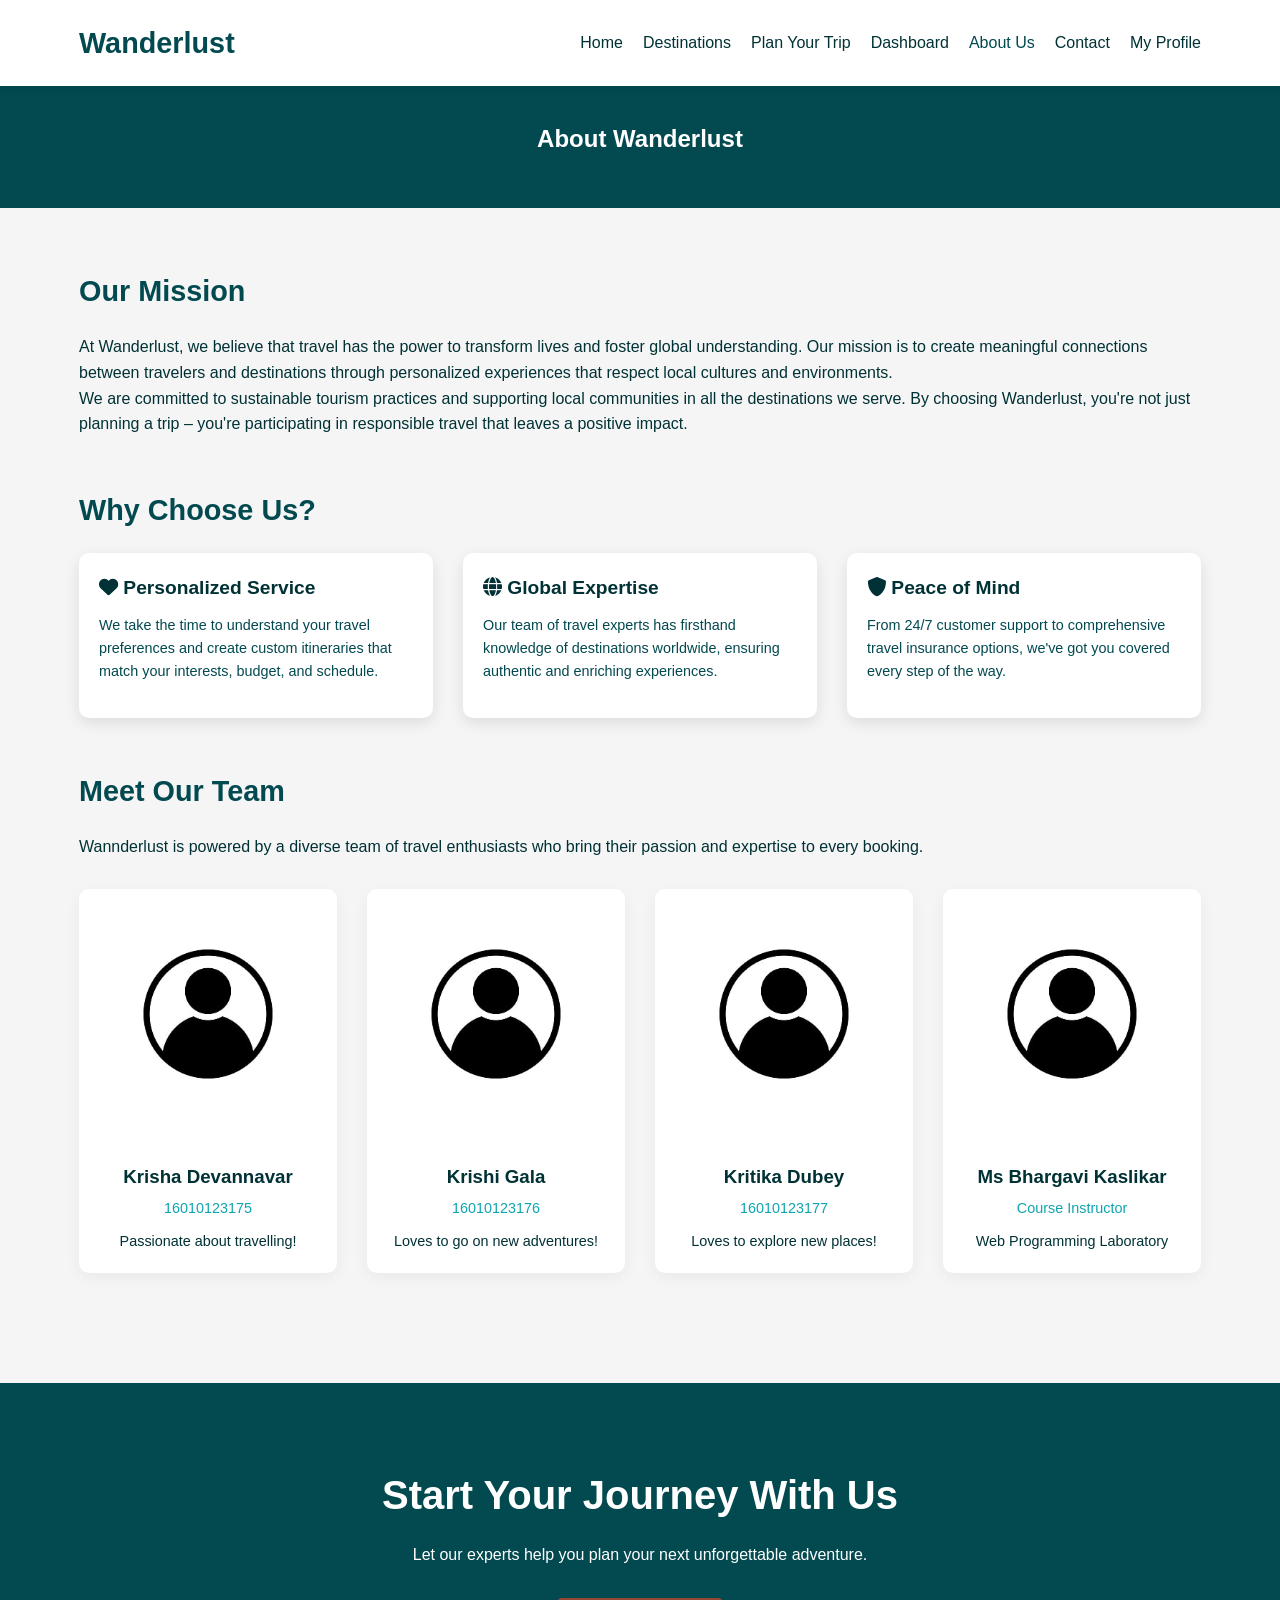
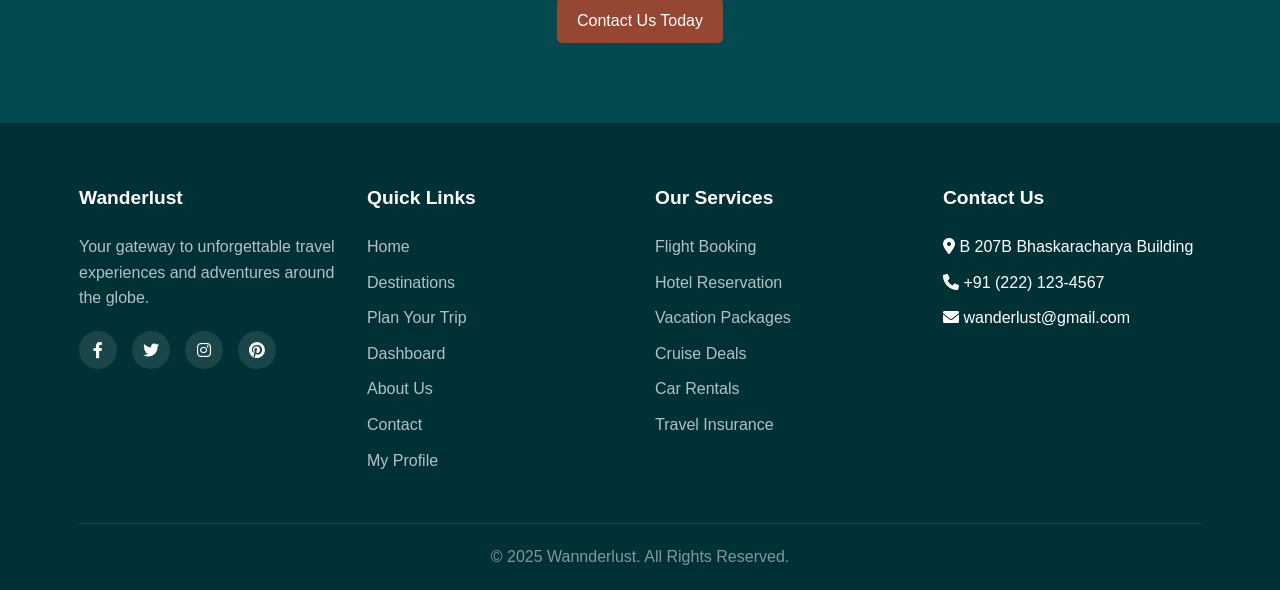
<file: about.html>
<!DOCTYPE html>
<html lang="en">
<head>
    <meta charset="UTF-8">
    <meta name="viewport" content="width=device-width, initial-scale=1.0">
    <title>About Us - Wanderlust</title>
    <link rel="stylesheet" href="css/styles.css">

    <link rel="stylesheet" href="https://cdnjs.cloudflare.com/ajax/libs/font-awesome/6.0.0-beta3/css/all.min.css">
</head>
<body>

    <header>
        <div class="container">
            <nav class="navbar">
                <a href="index.html" class="logo">Wanderlust</a>
                <ul class="nav-menu">
                    <li><a href="index.html">Home</a></li>
                    <li><a href="destinations.html">Destinations</a></li>
                    <li><a href="plan-trip.html">Plan Your Trip</a></li>
                    <li><a href="dashboard.html">Dashboard</a></li>
                    <li><a href="about.html" class="active">About Us</a></li>
                    <li><a href="contact.html">Contact</a></li>
                    <li><a href="profile.html">My Profile</a></li>
                </ul>
                <div class="hamburger">
                    <div></div>
                    <div></div>
                    <div></div>
                </div>
            </nav>
        </div>
    </header>

    <section class="about-header">
        <div class="container">
            <h1>About Wanderlust</h1>
        </div>
    </section>

    <section class="about-content">
        <div class="container">

            <div class="about-section">
                <h2>Our Mission</h2>
                <p>At Wanderlust, we believe that travel has the power to transform lives and foster global understanding. Our mission is to create meaningful connections between travelers and destinations through personalized experiences that respect local cultures and environments.</p>
                <p>We are committed to sustainable tourism practices and supporting local communities in all the destinations we serve. By choosing Wanderlust, you're not just planning a trip – you're participating in responsible travel that leaves a positive impact.</p>
            </div>

            <div class="about-section">
                <h2>Why Choose Us?</h2>
                <div class="destinations-grid">
                    <div class="destination-card">
                        <div class="destination-info">
                            <h3><i class="fas fa-heart"></i> Personalized Service</h3>
                            <p>We take the time to understand your travel preferences and create custom itineraries that match your interests, budget, and schedule.</p>
                        </div>
                    </div>
                    <div class="destination-card">
                        <div class="destination-info">
                            <h3><i class="fas fa-globe"></i> Global Expertise</h3>
                            <p>Our team of travel experts has firsthand knowledge of destinations worldwide, ensuring authentic and enriching experiences.</p>
                        </div>
                    </div>
                    <div class="destination-card">
                        <div class="destination-info">
                            <h3><i class="fas fa-shield-alt"></i> Peace of Mind</h3>
                            <p>From 24/7 customer support to comprehensive travel insurance options, we've got you covered every step of the way.</p>
                        </div>
                    </div>
                </div>
            </div>

            <div class="about-section">
                <h2>Meet Our Team</h2>
                <p>Wannderlust is powered by a diverse team of travel enthusiasts who bring their passion and expertise to every booking.</p>
                <div class="team">
                    <div class="team-member">
                        <img src="images/icon1.png" alt="team member">
                        <h3>Krisha Devannavar</h3>
                        <span>16010123175</span>
                        <p>Passionate about travelling!</p>
                    </div>
                    <div class="team-member">
                        <img src="images/icon1.png" alt="team member">
                        <h3>Krishi Gala</h3>
                        <span>16010123176</span>
                        <p>Loves to go on new adventures!</p>
                    </div>
                    <div class="team-member">
                        <img src="images/icon1.png" alt="team member">
                        <h3>Kritika Dubey</h3>
                        <span>16010123177</span>
                        <p>Loves to explore new places!</p>
                    </div>
                    <div class="team-member">
                        <img src="images/icon1.png" alt="team member">
                        <h3>Ms Bhargavi Kaslikar</h3>
                        <span>Course Instructor</span>
                        <p>Web Programming Laboratory</p>
                    </div>
                </div>
            </div>
        </div>
    </section>

    <!-- Call to Action -->
    <section class="cta">
        <div class="container">
            <h2>Start Your Journey With Us</h2>
            <p>Let our experts help you plan your next unforgettable adventure.</p>
            <a href="contact.html" class="btn accent-btn">Contact Us Today</a>
        </div>
    </section>

    <!-- Footer -->
    <footer>
        <div class="container">
            <div class="footer-content">
                <div class="footer-column">
                    <h3>Wanderlust</h3>
                    <p>Your gateway to unforgettable travel experiences and adventures around the globe.</p>
                    <div class="social-links">
                        <a href="#"><i class="fab fa-facebook-f"></i></a>
                        <a href="#"><i class="fab fa-twitter"></i></a>
                        <a href="#"><i class="fab fa-instagram"></i></a>
                        <a href="#"><i class="fab fa-pinterest"></i></a>
                    </div>
                </div>
                <div class="footer-column">
                    <h3>Quick Links</h3>
                    <ul>
                        <li><a href="index.html">Home</a></li>
                        <li><a href="destinations.html">Destinations</a></li>
                        <li><a href="plan-trip.html">Plan Your Trip</a></li>
                        <li><a href="dashboard.html">Dashboard</a></li>
                        <li><a href="about.html">About Us</a></li>
                        <li><a href="contact.html">Contact</a></li>
                        <li><a href="profile.html">My Profile</a></li>
                    </ul>
                </div>
                <div class="footer-column">
                    <h3>Our Services</h3>
                    <ul>
                        <li><a href="#">Flight Booking</a></li>
                        <li><a href="#">Hotel Reservation</a></li>
                        <li><a href="#">Vacation Packages</a></li>
                        <li><a href="#">Cruise Deals</a></li>
                        <li><a href="#">Car Rentals</a></li>
                        <li><a href="#">Travel Insurance</a></li>
                    </ul>
                </div>
                <div class="footer-column">
                    <h3>Contact Us</h3>
                    <ul>
                        <li><i class="fas fa-map-marker-alt"></i> B 207B Bhaskaracharya Building</li>
                        <li><i class="fas fa-phone"></i> +91 (222) 123-4567</li>
                        <li><i class="fas fa-envelope"></i> wanderlust@gmail.com</li>
                    </ul>
                </div>
            </div>
            <div class="footer-bottom">
                <p>&copy; 2025 Wannderlust. All Rights Reserved.</p>
            </div>
        </div>
    </footer>

    <script src="js/script.js"></script>
</body>
</html>
</file>
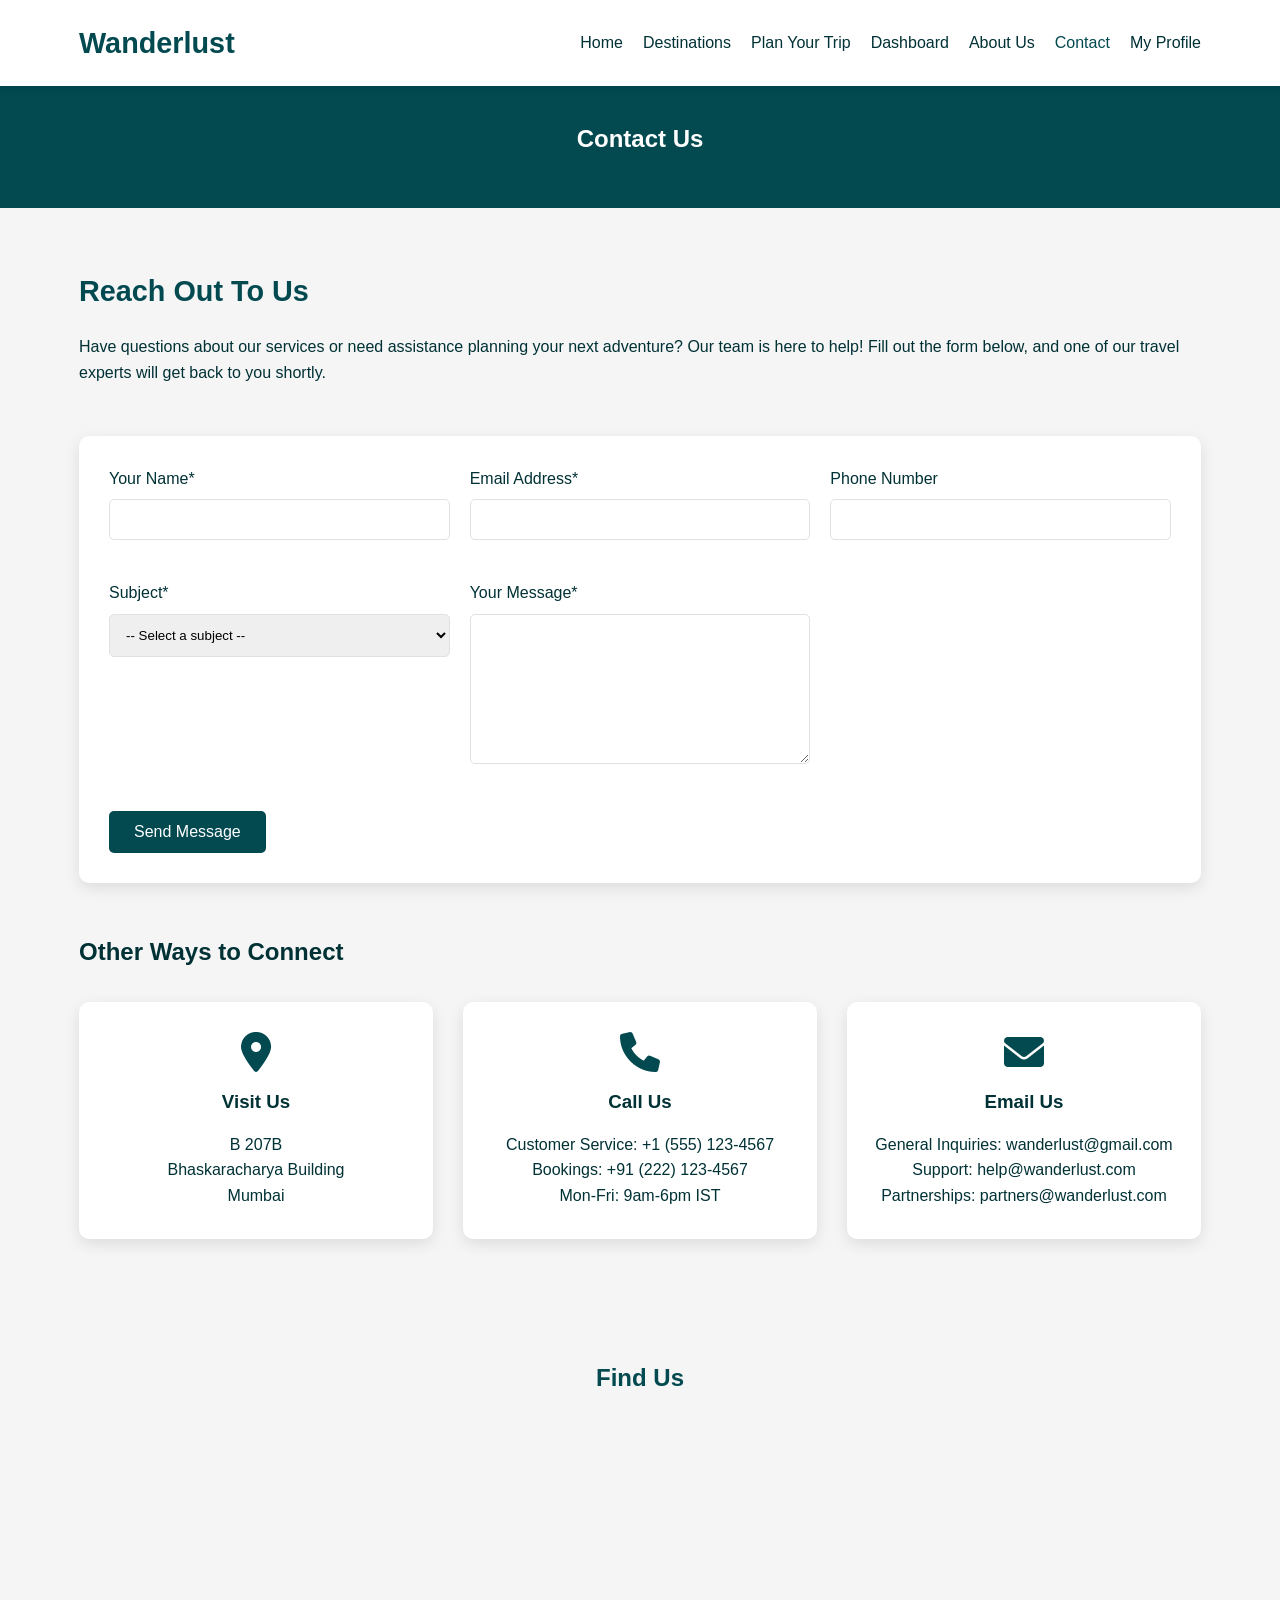
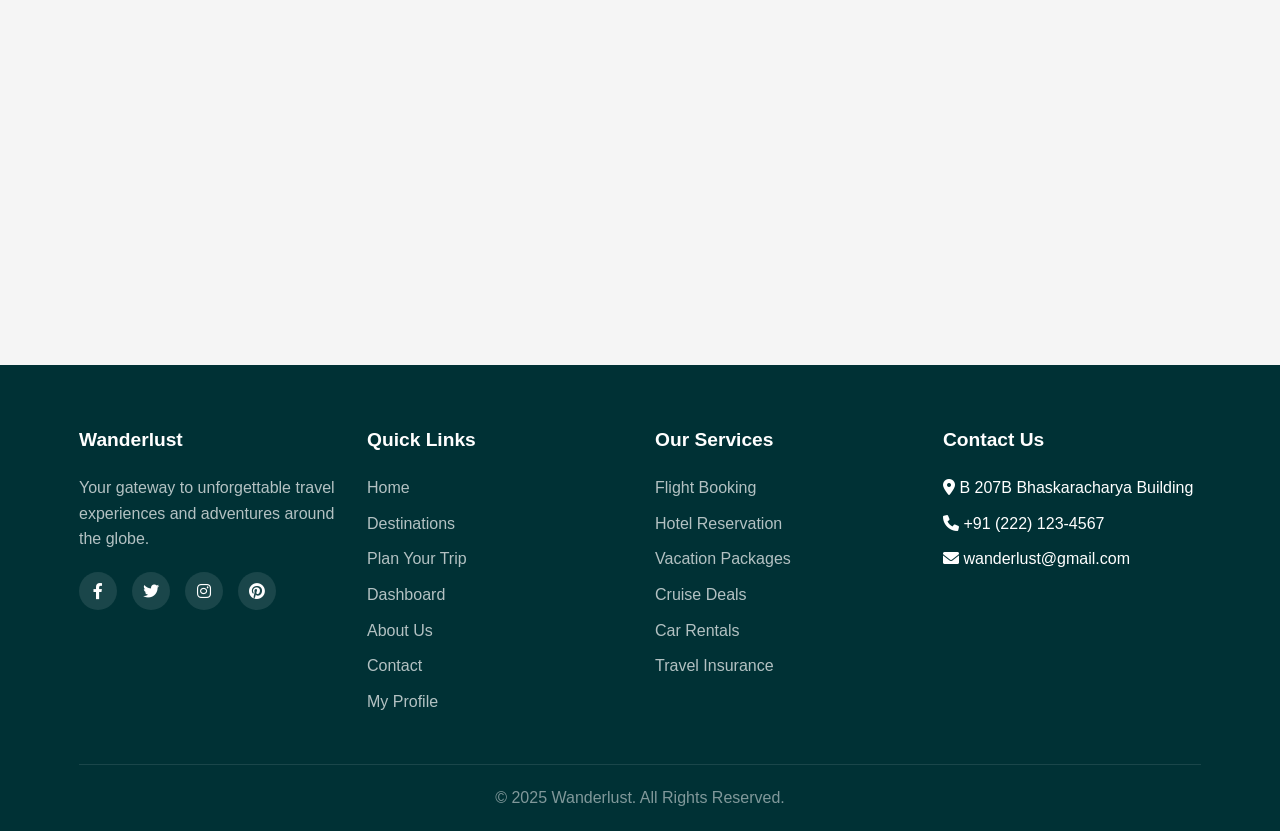
<file: contact.html>
<!DOCTYPE html>
<html lang="en">
<head>
    <meta charset="UTF-8">
    <meta name="viewport" content="width=device-width, initial-scale=1.0">
    <title>Contact Us - Wanderlust</title>
    <link rel="stylesheet" href="css/styles.css">

    <link rel="stylesheet" href="https://cdnjs.cloudflare.com/ajax/libs/font-awesome/6.0.0-beta3/css/all.min.css">
</head>
<body>
 
    <header>
        <div class="container">
            <nav class="navbar">
                <a href="index.html" class="logo">Wanderlust</a>
                <ul class="nav-menu">
                    <li><a href="index.html">Home</a></li>
                    <li><a href="destinations.html">Destinations</a></li>
                    <li><a href="plan-trip.html">Plan Your Trip</a></li>
                    <li><a href="dashboard.html">Dashboard</a></li>
                    <li><a href="about.html">About Us</a></li>
                    <li><a href="contact.html" class="active">Contact</a></li>
                    <li><a href="profile.html">My Profile</a></li>
                </ul>
                <div class="hamburger">
                    <div></div>
                    <div></div>
                    <div></div>
                </div>
            </nav>
        </div>
    </header>

    <section class="about-header">
        <div class="container">
            <h1>Contact Us</h1>
        </div>
    </section>

   
    <section class="about-content">
        <div class="container">
            <div class="about-section">
                <h2>Reach Out To Us</h2>
                <p>Have questions about our services or need assistance planning your next adventure? Our team is here to help! Fill out the form below, and one of our travel experts will get back to you shortly.</p>
            </div>

            <div class="contact-form destination-card">
                <form id="contactForm" action="submit_form.php" method="POST">
                    <div class="form-group">
                        <label for="name">Your Name*</label>
                        <input type="text" id="name" name="name" required>
                    </div>
                    <div class="form-group">
                        <label for="email">Email Address*</label>
                        <input type="email" id="email" name="email" required>
                    </div>
                    <div class="form-group">
                        <label for="phone">Phone Number</label>
                        <input type="tel" id="phone" name="phone">
                    </div>
                    <div class="form-group">
                        <label for="subject">Subject*</label>
                        <select id="subject" name="subject" required>
                            <option value="">-- Select a subject --</option>
                            <option value="booking">Booking Inquiry</option>
                            <option value="support">Customer Support</option>
                            <option value="feedback">Feedback</option>
                            <option value="partnership">Partnership Opportunity</option>
                            <option value="other">Other</option>
                        </select>
                    </div>
                    <div class="form-group">
                        <label for="message">Your Message*</label>
                        <textarea id="message" name="message" required></textarea>
                    </div>
                    <button type="submit" class="btn">Send Message</button>
                </form>
            </div>

            <div class="contact-info">
                <h2>Other Ways to Connect</h2>
                <div class="contact-details destinations-grid">
                    <div class="contact-card destination-card">
                        <i class="fas fa-map-marker-alt"></i>
                        <h3>Visit Us</h3>
                        <p>B 207B<br>Bhaskaracharya Building<br>Mumbai</p>
                    </div>
                    <div class="contact-card destination-card">
                        <i class="fas fa-phone"></i>
                        <h3>Call Us</h3>
                        <p>Customer Service: +1 (555) 123-4567<br>Bookings: +91 (222) 123-4567<br>Mon-Fri: 9am-6pm IST</p>
                    </div>
                    <div class="contact-card destination-card">
                        <i class="fas fa-envelope"></i>
                        <h3>Email Us</h3>
                        <p>General Inquiries: wanderlust@gmail.com<br>Support: help@wanderlust.com<br>Partnerships: partners@wanderlust.com</p>
                    </div>
                </div>
            </div>
        </div>
    </section>


    <section class="map">
        <div class="container">
            <h2 class="section-title">Find Us</h2>
            <div class="map-container">
                <iframe src="https://www.google.com/maps/embed?pb=!1m18!1m12!1m3!1d3770.7926506301574!2d72.89735127336846!3d19.072852052074918!2m3!1f0!2f0!3f0!3m2!1i1024!2i768!4f13.1!3m3!1m2!1s0x3be7c627a20bcaa9%3A0xb2fd3bcfeac0052a!2sK.%20J.%20Somaiya%20College%20of%20Engineering!5e0!3m2!1sen!2sin!4v1744835626517!5m2!1sen!2sin" width="1200" height="450" style="border:0;" allowfullscreen="" loading="lazy" referrerpolicy="no-referrer-when-downgrade"></iframe>
            </div>
        </div>
    </section>

    <footer>
        <div class="container">
            <div class="footer-content">
                <div class="footer-column">
                    <h3>Wanderlust</h3>
                    <p>Your gateway to unforgettable travel experiences and adventures around the globe.</p>
                    <div class="social-links">
                        <a href="#"><i class="fab fa-facebook-f"></i></a>
                        <a href="#"><i class="fab fa-twitter"></i></a>
                        <a href="#"><i class="fab fa-instagram"></i></a>
                        <a href="#"><i class="fab fa-pinterest"></i></a>
                    </div>
                </div>
                <div class="footer-column">
                    <h3>Quick Links</h3>
                    <ul>
                        <li><a href="index.html">Home</a></li>
                        <li><a href="destinations.html">Destinations</a></li>
                        <li><a href="plan-trip.html">Plan Your Trip</a></li>
                        <li><a href="dashboard.html">Dashboard</a></li>
                        <li><a href="about.html">About Us</a></li>
                        <li><a href="contact.html">Contact</a></li>
                        <li><a href="profile.html">My Profile</a></li>
                    </ul>
                </div>
                <div class="footer-column">
                    <h3>Our Services</h3>
                    <ul>
                        <li><a href="#">Flight Booking</a></li>
                        <li><a href="#">Hotel Reservation</a></li>
                        <li><a href="#">Vacation Packages</a></li>
                        <li><a href="#">Cruise Deals</a></li>
                        <li><a href="#">Car Rentals</a></li>
                        <li><a href="#">Travel Insurance</a></li>
                    </ul>
                </div>
                <div class="footer-column">
                    <h3>Contact Us</h3>
                    <ul>
                        <li><i class="fas fa-map-marker-alt"></i> B 207B Bhaskaracharya Building</li>
                        <li><i class="fas fa-phone"></i> +91 (222) 123-4567</li>
                        <li><i class="fas fa-envelope"></i> wanderlust@gmail.com</li>
                    </ul>
                </div>
            </div>
            <div class="footer-bottom">
                <p>&copy; 2025 Wanderlust. All Rights Reserved.</p>
            </div>
        </div>
    </footer>

    <script src="js/script.js"></script>
</body>
</html>
</file>
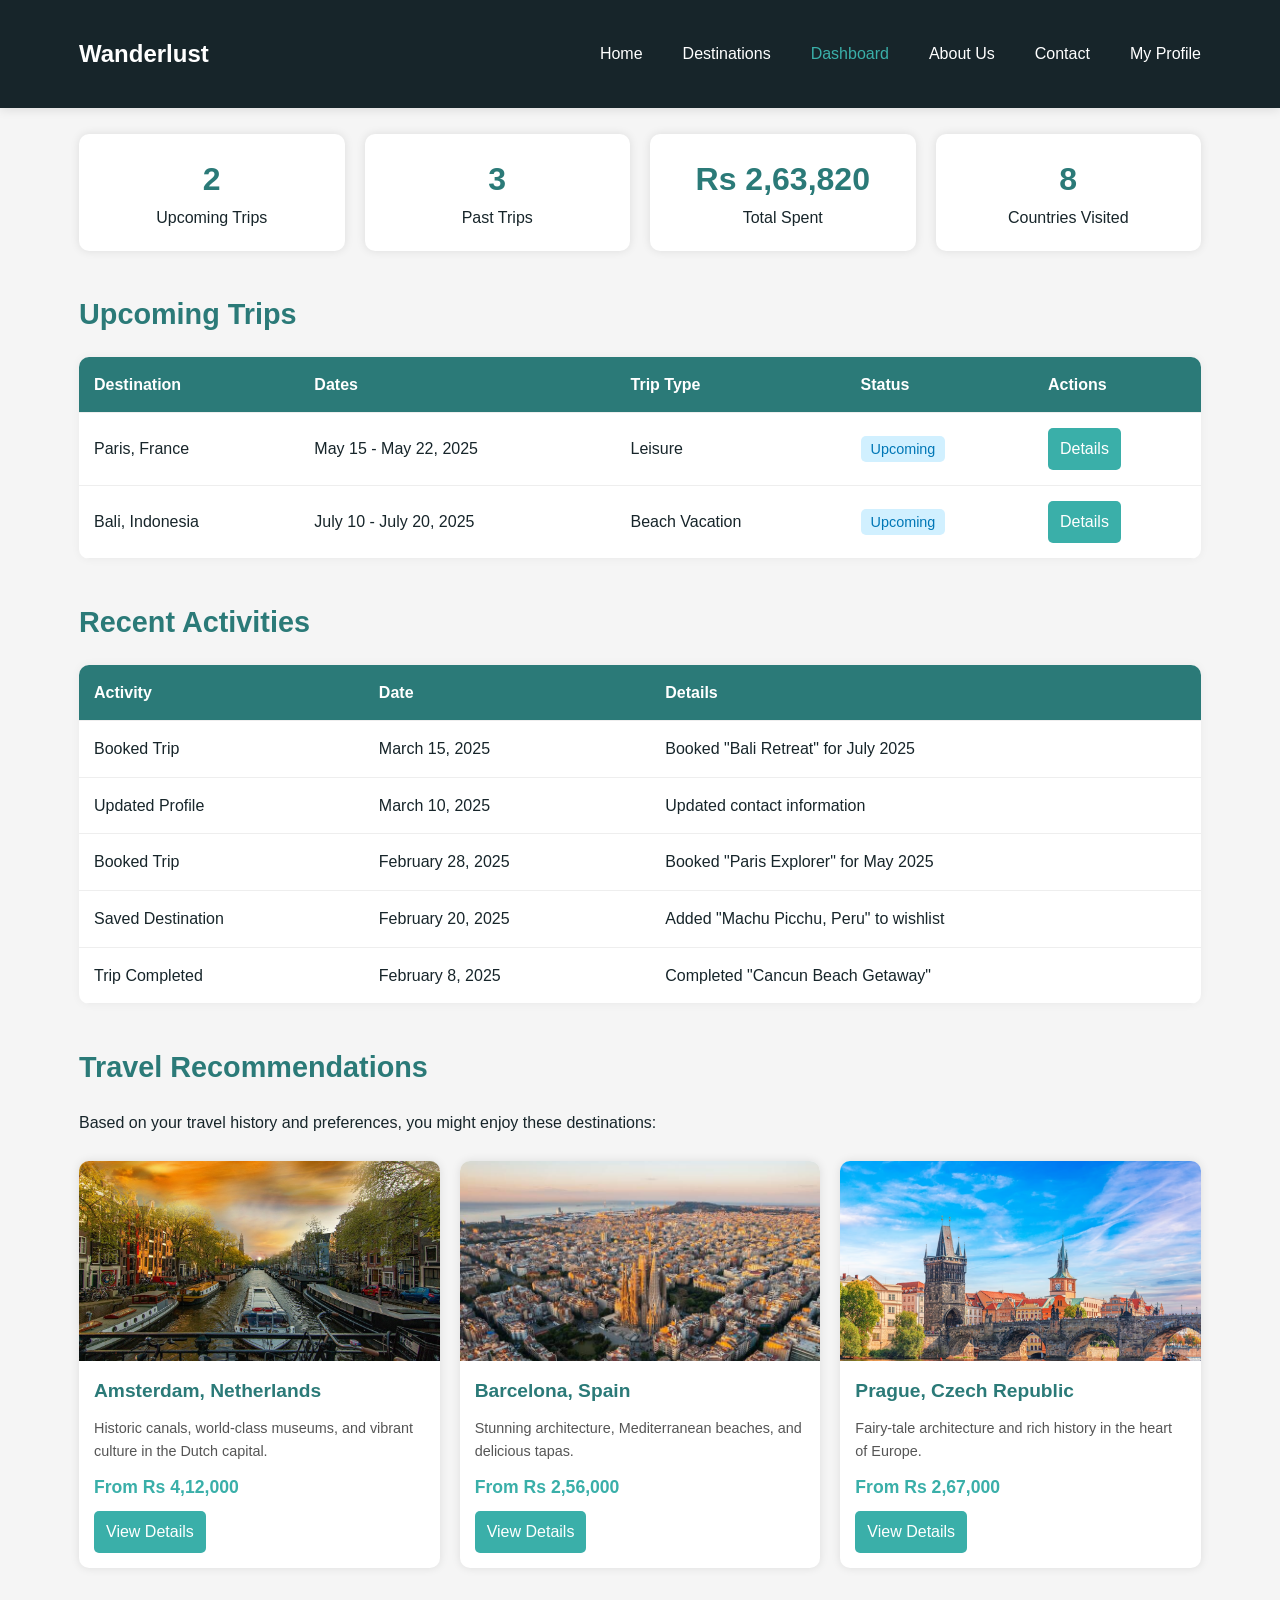
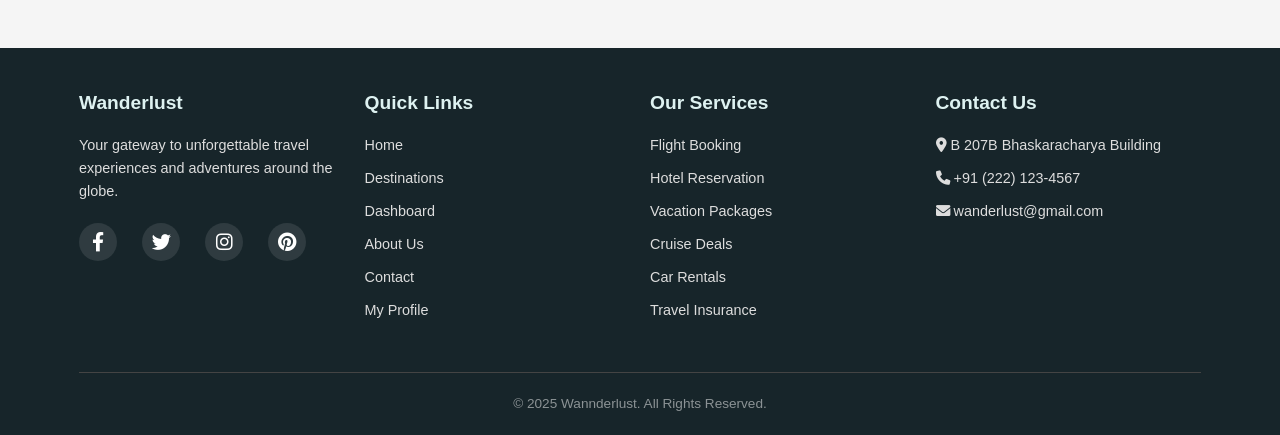
<file: dashboard.html>
<!DOCTYPE html>
<html lang="en">
<head>
    <meta charset="UTF-8" />
    <meta name="viewport" content="width=device-width, initial-scale=1.0"/>
    <title>Travel Dashboard - Wanderlust</title>
    <link rel="stylesheet" href="css/styles.css" />
    <!-- Font Awesome for icons -->
    <link rel="stylesheet" href="https://cdnjs.cloudflare.com/ajax/libs/font-awesome/6.0.0-beta3/css/all.min.css" />
    
    <style>
        :root {
            --primary-color: #2b7a78;
            --secondary-color: #3aafa9;
            --light-color: #def2f1;
            --dark-color: #17252a;
            --gray-color: #555;
        }

        * {
            margin: 0;
            padding: 0;
            box-sizing: border-box;
        }

        body {
            font-family: 'Segoe UI', Tahoma, Geneva, Verdana, sans-serif;
            background-color: #f5f5f5;
            color: var(--dark-color);
            line-height: 1.6;
        }

        .container {
            width: 90%;
            max-width: 1200px;
            margin: auto;
        }

        header {
            background-color: var(--dark-color);
            padding: 15px 0;
        }

        .navbar {
            display: flex;
            justify-content: space-between;
            align-items: center;
        }

        .logo {
            color: white;
            font-size: 1.5rem;
            text-decoration: none;
            font-weight: bold;
        }

        .nav-menu {
            list-style: none;
            display: flex;
            gap: 20px;
        }

        .nav-menu li a {
            color: white;
            text-decoration: none;
            font-size: 1rem;
            transition: color 0.3s ease;
        }

        .nav-menu li a:hover,
        .nav-menu li a.active {
            color: var(--secondary-color);
        }

        .hamburger {
            display: none;
            flex-direction: column;
            cursor: pointer;
        }

        .hamburger div {
            width: 25px;
            height: 3px;
            background-color: white;
            margin: 4px;
        }

        .dashboard {
            padding: 40px 0;
        }

        .dashboard-header {
            text-align: center;
            margin-bottom: 30px;
        }

        .stats-container {
            display: flex;
            flex-wrap: wrap;
            gap: 20px;
            justify-content: space-between;
            margin-bottom: 40px;
        }

        .stat-card {
            flex: 1 1 20%;
            background-color: white;
            padding: 20px;
            border-radius: 10px;
            text-align: center;
            box-shadow: 0 0 10px rgba(0,0,0,0.1);
        }

        .stat-card h3 {
            font-size: 2rem;
            color: var(--primary-color);
        }

        .about-section {
            margin-bottom: 40px;
        }

        .about-section h2 {
            margin-bottom: 20px;
            color: var(--primary-color);
        }

        .dashboard-table {
            width: 100%;
            border-collapse: collapse;
            background-color: white;
            box-shadow: 0 0 10px rgba(0,0,0,0.05);
            border-radius: 10px;
            overflow: hidden;
        }

        .dashboard-table thead {
            background-color: var(--primary-color);
            color: white;
        }

        .dashboard-table th,
        .dashboard-table td {
            padding: 15px;
            text-align: left;
            border-bottom: 1px solid #eee;
        }

        .trip-status {
            padding: 5px 10px;
            border-radius: 5px;
            font-size: 0.9rem;
        }

        .status-upcoming {
            background-color: #d1f0ff;
            color: #0077b6;
        }

        .btn {
            padding: 8px 12px;
            background-color: var(--secondary-color);
            color: white;
            text-decoration: none;
            border-radius: 5px;
            transition: background-color 0.3s;
        }

        .btn:hover {
            background-color: var(--primary-color);
        }

        .destinations-grid {
            display: flex;
            flex-wrap: wrap;
            gap: 20px;
        }

        .destination-card {
            background-color: white;
            border-radius: 10px;
            overflow: hidden;
            flex: 1 1 30%;
            box-shadow: 0 0 10px rgba(0,0,0,0.1);
            display: flex;
            flex-direction: column;
        }

        .destination-img img {
            width: 100%;
            height: auto;
        }

        .destination-info {
            padding: 15px;
            flex-grow: 1;
        }

        .destination-info h3 {
            margin-bottom: 10px;
            color: var(--primary-color);
        }

        .destination-info p {
            color: var(--gray-color);
            margin-bottom: 10px;
        }

        .price {
            font-weight: bold;
            color: var(--secondary-color);
            margin-bottom: 10px;
        }

        footer {
            background-color: var(--dark-color);
            color: white;
            padding: 40px 0 20px;
        }

        .footer-content {
            display: flex;
            flex-wrap: wrap;
            justify-content: space-between;
            gap: 20px;
        }

        .footer-column {
            flex: 1 1 20%;
        }

        .footer-column h3 {
            margin-bottom: 15px;
            color: var(--light-color);
        }

        .footer-column p,
        .footer-column li {
            font-size: 0.9rem;
            line-height: 1.6;
            color: #ddd;
        }

        .footer-column ul {
            list-style: none;
        }

        .footer-column ul li {
            margin-bottom: 10px;
        }

        .footer-column ul li a {
            color: #ddd;
            text-decoration: none;
        }

        .footer-column ul li a:hover {
            text-decoration: underline;
        }

        .social-links a {
            margin-right: 10px;
            color: white;
            font-size: 1.2rem;
        }

        .footer-bottom {
            text-align: center;
            padding-top: 20px;
            border-top: 1px solid #444;
            font-size: 0.85rem;
        }

        @media (max-width: 768px) {
            .stats-container,
            .destinations-grid,
            .footer-content {
                flex-direction: column;
            }

            .stat-card,
            .destination-card,
            .footer-column {
                width: 100%;
            }

            .nav-menu {
                display: none;
            }

            .hamburger {
                display: flex;
            }
        }
    </style>
</head>


<body>
    <header>
        <div class="container">
            <nav class="navbar">
                <a href="index.html" class="logo">Wanderlust</a>
                <ul class="nav-menu">
                    <li><a href="index.html">Home</a></li>
                    <li><a href="destinations.html">Destinations</a></li>
                    <li><a href="dashboard.html" class="active">Dashboard</a></li>
                    <li><a href="about.html">About Us</a></li>
                    <li><a href="contact.html">Contact</a></li>
                    <li><a href="profile.html">My Profile</a></li>
                </ul>
                <div class="hamburger">
                    <div></div>
                    <div></div>
                    <div></div>
                </div>
            </nav>
        </div>
    </header>

    <section class="dashboard">
        <div class="container">
            <div class="dashboard-header">
                <h1>Travel Dashboard</h1>
                <p>Welcome back, Kritika! Here's an overview of your travel plans and activity.</p>
            </div>

            <div class="stats-container">
                <div class="stat-card">
                    <h3>2</h3>
                    <p>Upcoming Trips</p>
                </div>
                <div class="stat-card">
                    <h3>3</h3>
                    <p>Past Trips</p>
                </div>
                <div class="stat-card">
                    <h3>Rs 2,63,820</h3>
                    <p>Total Spent</p>
                </div>
                <div class="stat-card">
                    <h3>8</h3>
                    <p>Countries Visited</p>
                </div>
            </div>

            <div class="about-section">
                <h2>Upcoming Trips</h2>
                <table class="dashboard-table">
                    <thead>
                        <tr>
                            <th>Destination</th>
                            <th>Dates</th>
                            <th>Trip Type</th>
                            <th>Status</th>
                            <th>Actions</th>
                        </tr>
                    </thead>
                    <tbody>
                        <tr>
                            <td>Paris, France</td>
                            <td>May 15 - May 22, 2025</td>
                            <td>Leisure</td>
                            <td><span class="trip-status status-upcoming">Upcoming</span></td>
                            <td><a href="#" class="btn">Details</a></td>
                        </tr>
                        <tr>
                            <td>Bali, Indonesia</td>
                            <td>July 10 - July 20, 2025</td>
                            <td>Beach Vacation</td>
                            <td><span class="trip-status status-upcoming">Upcoming</span></td>
                            <td><a href="#" class="btn">Details</a></td>
                        </tr>
                    </tbody>
                </table>
            </div>

            <div class="about-section">
                <h2>Recent Activities</h2>
                <table class="dashboard-table">
                    <thead>
                        <tr>
                            <th>Activity</th>
                            <th>Date</th>
                            <th>Details</th>
                        </tr>
                    </thead>
                    <tbody>
                        <tr>
                            <td>Booked Trip</td>
                            <td>March 15, 2025</td>
                            <td>Booked "Bali Retreat" for July 2025</td>
                        </tr>
                        <tr>
                            <td>Updated Profile</td>
                            <td>March 10, 2025</td>
                            <td>Updated contact information</td>
                        </tr>
                        <tr>
                            <td>Booked Trip</td>
                            <td>February 28, 2025</td>
                            <td>Booked "Paris Explorer" for May 2025</td>
                        </tr>
                        <tr>
                            <td>Saved Destination</td>
                            <td>February 20, 2025</td>
                            <td>Added "Machu Picchu, Peru" to wishlist</td>
                        </tr>
                        <tr>
                            <td>Trip Completed</td>
                            <td>February 8, 2025</td>
                            <td>Completed "Cancun Beach Getaway"</td>
                        </tr>
                    </tbody>
                </table>
            </div>

           

            <div class="about-section">
                <h2>Travel Recommendations</h2>
                <p>Based on your travel history and preferences, you might enjoy these destinations:</p>
                <br>
                <div class="destinations-grid">
                    <div class="destination-card">
                        <div class="destination-img">
                            <img src="images/amsterdam.jpg" alt="Amsterdam" />
                        </div>
                        <div class="destination-info">
                            <h3>Amsterdam, Netherlands</h3>
                            <p>Historic canals, world-class museums, and vibrant culture in the Dutch capital.</p>
                            <div class="price">From Rs 4,12,000</div>
                            <a href="#" class="btn">View Details</a>
                        </div>
                    </div>
                    <div class="destination-card">
                        <div class="destination-img">
                            <img src="images/barcelona.jpg" alt="Barcelona" />
                        </div>
                        <div class="destination-info">
                            <h3>Barcelona, Spain</h3>
                            <p>Stunning architecture, Mediterranean beaches, and delicious tapas.</p>
                            <div class="price">From Rs 2,56,000</div>
                            <a href="#" class="btn">View Details</a>
                        </div>
                    </div>
                    <div class="destination-card">
                        <div class="destination-img">
                            <img src="images/prague.avif" alt="Prague" />
                        </div>
                        <div class="destination-info">
                            <h3>Prague, Czech Republic</h3>
                            <p>Fairy-tale architecture and rich history in the heart of Europe.</p>
                            <div class="price">From Rs 2,67,000</div>
                            <a href="#" class="btn">View Details</a>
                        </div>
                    </div>
                </div>
            </div>
        </div>
    </section>

    <!-- Footer -->
    <footer>
        <div class="container">
            <div class="footer-content">
                <div class="footer-column">
                    <h3>Wanderlust</h3>
                    <p>Your gateway to unforgettable travel experiences and adventures around the globe.</p>
                    <div class="social-links">
                        <a href="#"><i class="fab fa-facebook-f"></i></a>
                        <a href="#"><i class="fab fa-twitter"></i></a>
                        <a href="#"><i class="fab fa-instagram"></i></a>
                        <a href="#"><i class="fab fa-pinterest"></i></a>
                    </div>
                </div>
                <div class="footer-column">
                    <h3>Quick Links</h3>
                    <ul>
                        <li><a href="index.html">Home</a></li>
                        <li><a href="destinations.html">Destinations</a></li>
                        <li><a href="dashboard.html">Dashboard</a></li>
                        <li><a href="about.html">About Us</a></li>
                        <li><a href="contact.html">Contact</a></li>
                        <li><a href="profile.html">My Profile</a></li>
                    </ul>
                </div>
                <div class="footer-column">
                    <h3>Our Services</h3>
                    <ul>
                        <li><a href="#">Flight Booking</a></li>
                        <li><a href="#">Hotel Reservation</a></li>
                        <li><a href="#">Vacation Packages</a></li>
                        <li><a href="#">Cruise Deals</a></li>
                        <li><a href="#">Car Rentals</a></li>
                        <li><a href="#">Travel Insurance</a></li>
                    </ul>
                </div>
                <div class="footer-column">
                    <h3>Contact Us</h3>
                    <ul>
                        <li><i class="fas fa-map-marker-alt"></i> B 207B Bhaskaracharya Building</li>
                        <li><i class="fas fa-phone"></i> +91 (222) 123-4567</li>
                        <li><i class="fas fa-envelope"></i> wanderlust@gmail.com</li>
                    </ul>
                </div>
            </div>
            <div class="footer-bottom">
                <p>&copy; 2025 Wannderlust. All Rights Reserved.</p>
            </div>
        </div>
    </footer>

    <script src="js/script.js"></script>
</body>
</html>
</file>
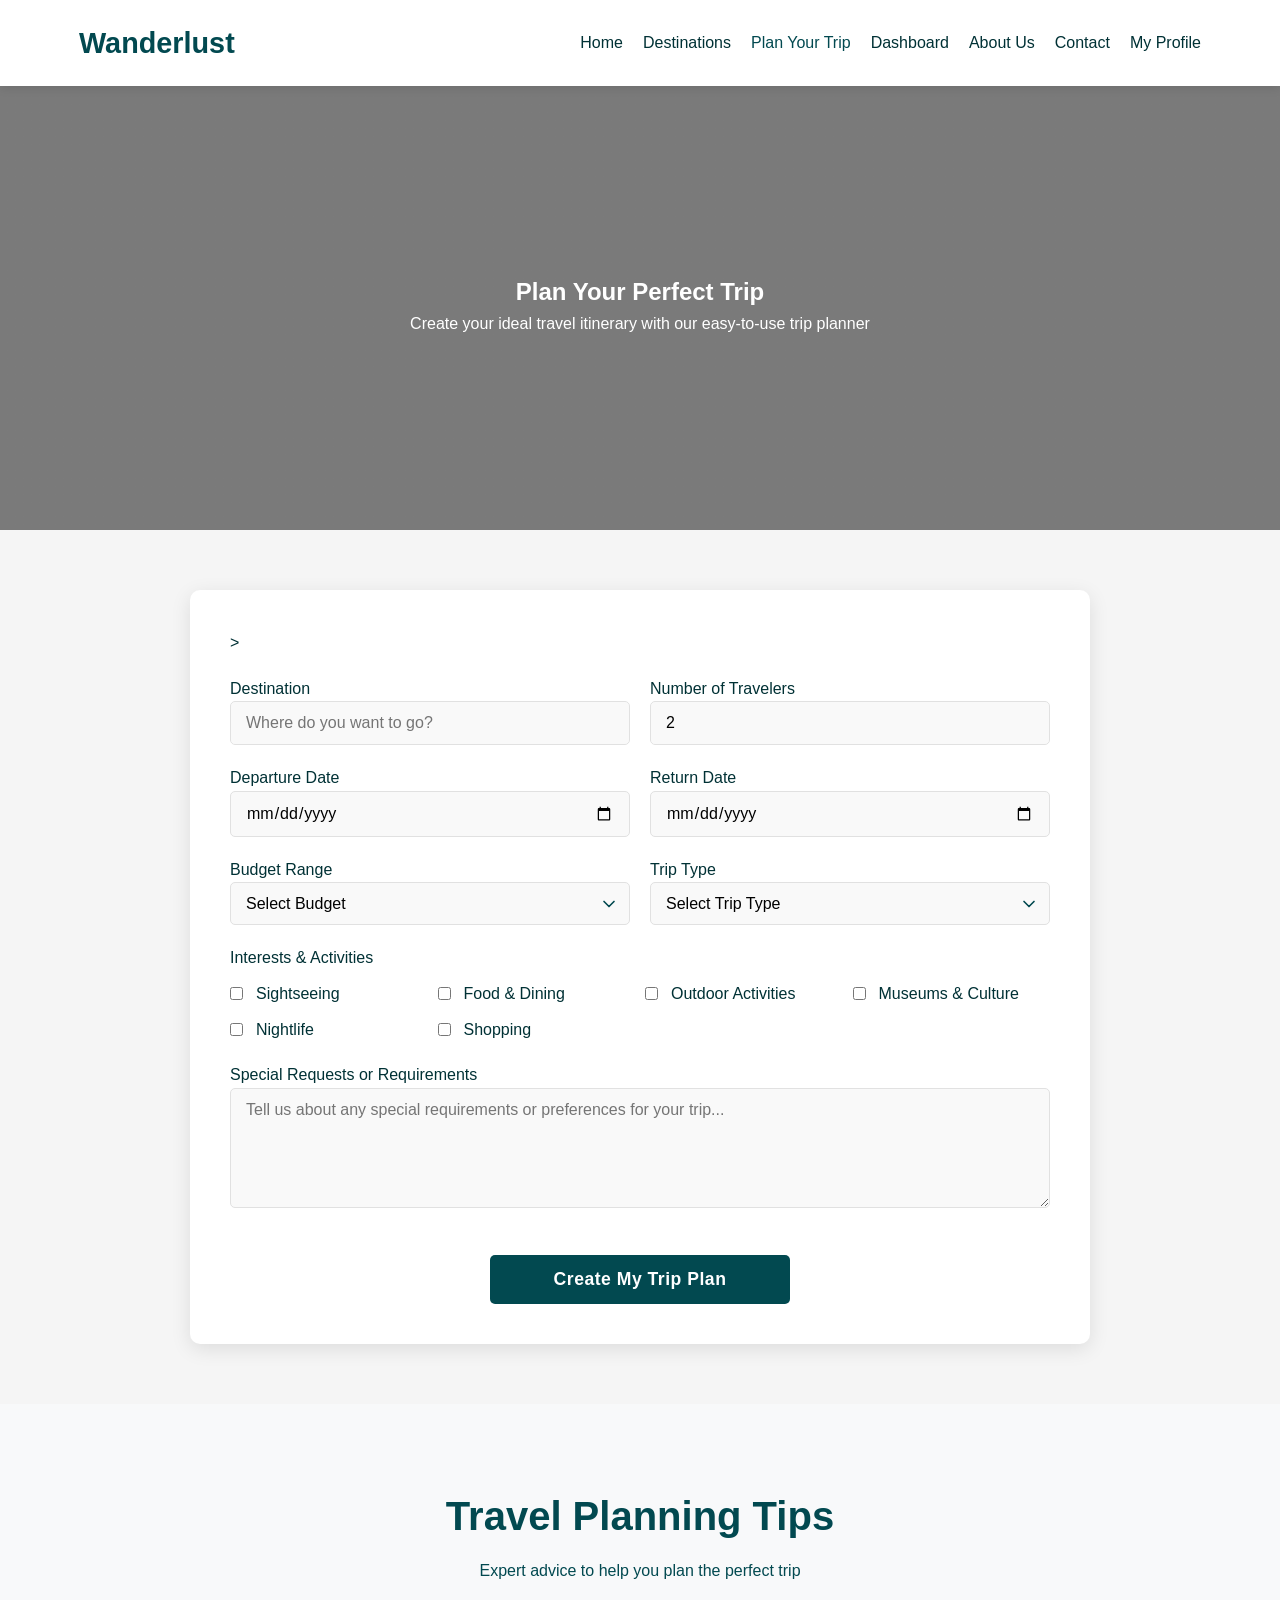
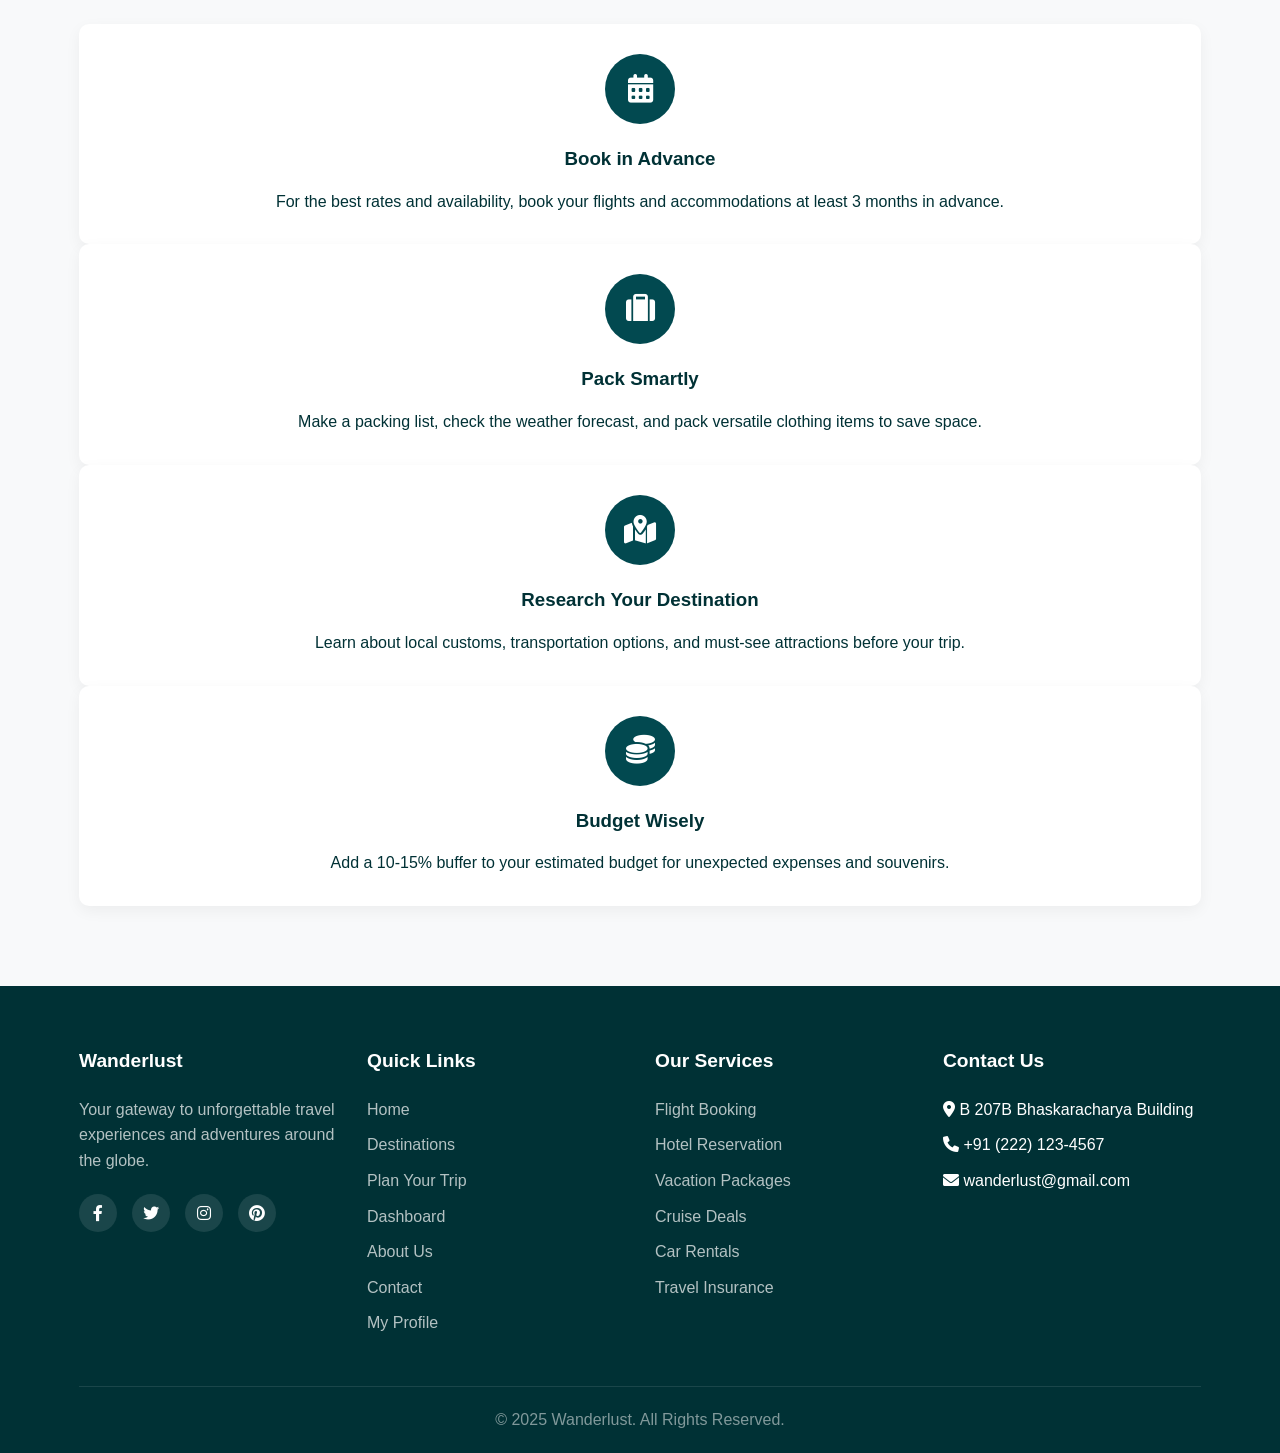
<file: plan-trip.html>
<!DOCTYPE html>
<html lang="en">
<head>
    <meta charset="UTF-8">
    <meta name="viewport" content="width=device-width, initial-scale=1.0">
    <title>Wanderlust - Plan Your Trip</title>
    <link rel="stylesheet" href="css/styles.css">
    <link rel="stylesheet" href="https://cdnjs.cloudflare.com/ajax/libs/font-awesome/6.0.0-beta3/css/all.min.css">
</head>
<body>
    <header>
        <div class="container">
            <nav class="navbar">
                <a href="index.html" class="logo">Wanderlust</a>
                <ul class="nav-menu">
                    <li><a href="index.html">Home</a></li>
                    <li><a href="destinations.html">Destinations</a></li>
                    <li><a href="plan-trip.html" class="active">Plan Your Trip</a></li>
                    <li><a href="dashboard.html">Dashboard</a></li>
                    <li><a href="about.html">About Us</a></li>
                    <li><a href="contact.html">Contact</a></li>
                    <li><a href="profile.html">My Profile</a></li>
                </ul>
                <div class="hamburger">
                    <div></div>
                    <div></div>
                    <div></div>
                </div>
            </nav>
        </div>
    </header>

    <section class="trip-planner-hero">
        <div class="container">
            <div class="hero-content">
                <h1>Plan Your Perfect Trip</h1>
                <p>Create your ideal travel itinerary with our easy-to-use trip planner</p>
            </div>
        </div>
    </section>


    <section class="trip-planner">
        <div class="container">
            <div class="planner-container destination-card">
                <form class="trip-form" action="plan-trip.php" method="post">
                    >
                    <div class="form-row">
                        <div class="form-group">
                            <label for="destination">Destination</label>
                            <input type="text" name="destination" id="destination" placeholder="Where do you want to go?" class="enhanced-input">
                        </div>
                        <div class="form-group">
                            <label for="travelers" >Number of Travelers</label>
                            <input type="number" name="travelers" id="travelers" min="1" value="2" class="enhanced-input">
                        </div>
                    </div>
                    
                    <div class="form-row">
                        <div class="form-group">
                            <label for="departure-date">Departure Date</label>
                            <input type="date" id="departure-date" name="departure-date" class="enhanced-input">
                        </div>
                        <div class="form-group">
                            <label for="return-date">Return Date</label>
                            <input type="date" id="return-date" name="return-date" class="enhanced-input">
                        </div>
                    </div>                    
                    
                    <div class="form-row">
                        <div class="form-group">
                            <label for="budget">Budget Range</label>
                            <select id="budget" class="enhanced-select" name="budget">
                                <option value="">Select Budget</option>
                                <option value="economy">Economy</option>
                                <option value="standard">Standard</option>
                                <option value="luxury">Luxury</option>
                            </select>
                        </div>
                        <div class="form-group">
                            <label for="trip-type">Trip Type</label>
                            <select id="trip-type" class="enhanced-select" name="trip-type">
                                <option value="">Select Trip Type</option>
                                <option value="beach">Beach Vacation</option>
                                <option value="city">City Exploration</option>
                                <option value="adventure">Adventure</option>
                                <option value="culture">Cultural Experience</option>
                                <option value="relaxation">Relaxation</option>
                            </select>
                        </div>
                    </div>
                    
                    <div class="form-group">
                        <label>Interests & Activities</label>
                        <div class="checkbox-group">
                            <label class="checkbox-label"><input type="checkbox" name="interests" value="sightseeing"> <span>Sightseeing</span></label>
                            <label class="checkbox-label"><input type="checkbox" name="interests" value="food"> <span>Food & Dining</span></label>
                            <label class="checkbox-label"><input type="checkbox" name="interests" value="outdoor"> <span>Outdoor Activities</span></label>
                            <label class="checkbox-label"><input type="checkbox" name="interests" value="museums"> <span>Museums & Culture</span></label>
                            <label class="checkbox-label"><input type="checkbox" name="interests" value="nightlife"> <span>Nightlife</span></label>
                            <label class="checkbox-label"><input type="checkbox" name="interests" value="shopping"> <span>Shopping</span></label>
                        </div>
                    </div>
                    
                    <div class="form-group">
                        <label for="special-requests">Special Requests or Requirements</label>
                        <textarea id="special-requests" name="special-requests" rows="4" placeholder="Tell us about any special requirements or preferences for your trip..." class="enhanced-textarea"></textarea>
                    </div>
                    
                    <button type="submit" class="btn plan-trip-btn">Create My Trip Plan</button>
                </form>
            </div>
        </div>
    </section>

    <section class="trip-tips">
        <div class="container">
            <div class="section-title">
                <h2>Travel Planning Tips</h2>
                <p>Expert advice to help you plan the perfect trip</p>
            </div>
            <div class="tips-container">
                <div class="tip-card destination-card">
                    <div class="tip-icon">
                        <i class="fas fa-calendar-alt"></i>
                    </div>
                    <h3>Book in Advance</h3>
                    <p>For the best rates and availability, book your flights and accommodations at least 3 months in advance.</p>
                </div>
                <div class="tip-card destination-card">
                    <div class="tip-icon">
                        <i class="fas fa-suitcase"></i>
                    </div>
                    <h3>Pack Smartly</h3>
                    <p>Make a packing list, check the weather forecast, and pack versatile clothing items to save space.</p>
                </div>
                <div class="tip-card destination-card">
                    <div class="tip-icon">
                        <i class="fas fa-map-marked-alt"></i>
                    </div>
                    <h3>Research Your Destination</h3>
                    <p>Learn about local customs, transportation options, and must-see attractions before your trip.</p>
                </div>
                <div class="tip-card destination-card">
                    <div class="tip-icon">
                        <i class="fas fa-coins"></i>
                    </div>
                    <h3>Budget Wisely</h3>
                    <p>Add a 10-15% buffer to your estimated budget for unexpected expenses and souvenirs.</p>
                </div>
            </div>
        </div>
    </section>

    <footer>
        <div class="container">
            <div class="footer-content">
                <div class="footer-column">
                    <h3>Wanderlust</h3>
                    <p>Your gateway to unforgettable travel experiences and adventures around the globe.</p>
                    <div class="social-links">
                        <a href="#"><i class="fab fa-facebook-f"></i></a>
                        <a href="#"><i class="fab fa-twitter"></i></a>
                        <a href="#"><i class="fab fa-instagram"></i></a>
                        <a href="#"><i class="fab fa-pinterest"></i></a>
                    </div>
                </div>
                <div class="footer-column">
                    <h3>Quick Links</h3>
                    <ul>
                        <li><a href="index.html">Home</a></li>
                        <li><a href="destinations.html">Destinations</a></li>
                        <li><a href="plan-trip.html">Plan Your Trip</a></li>
                        <li><a href="dashboard.html">Dashboard</a></li>
                        <li><a href="about.html">About Us</a></li>
                        <li><a href="contact.html">Contact</a></li>
                        <li><a href="profile.html">My Profile</a></li>
                    </ul>
                </div>
                <div class="footer-column">
                    <h3>Our Services</h3>
                    <ul>
                        <li><a href="#">Flight Booking</a></li>
                        <li><a href="#">Hotel Reservation</a></li>
                        <li><a href="#">Vacation Packages</a></li>
                        <li><a href="#">Cruise Deals</a></li>
                        <li><a href="#">Car Rentals</a></li>
                        <li><a href="#">Travel Insurance</a></li>
                    </ul>
                </div>
                <div class="footer-column">
                    <h3>Contact Us</h3>
                    <ul>
                        <li><i class="fas fa-map-marker-alt"></i> B 207B Bhaskaracharya Building</li>
                        <li><i class="fas fa-phone"></i> +91 (222) 123-4567</li>
                        <li><i class="fas fa-envelope"></i> wanderlust@gmail.com</li>
                    </ul>
                </div>
            </div>
            <div class="footer-bottom">
                <p>&copy; 2025 Wanderlust. All Rights Reserved.</p>
            </div>
        </div>
    </footer>

    <script src="js/script.js"></script>
</body>
</html>
</file>
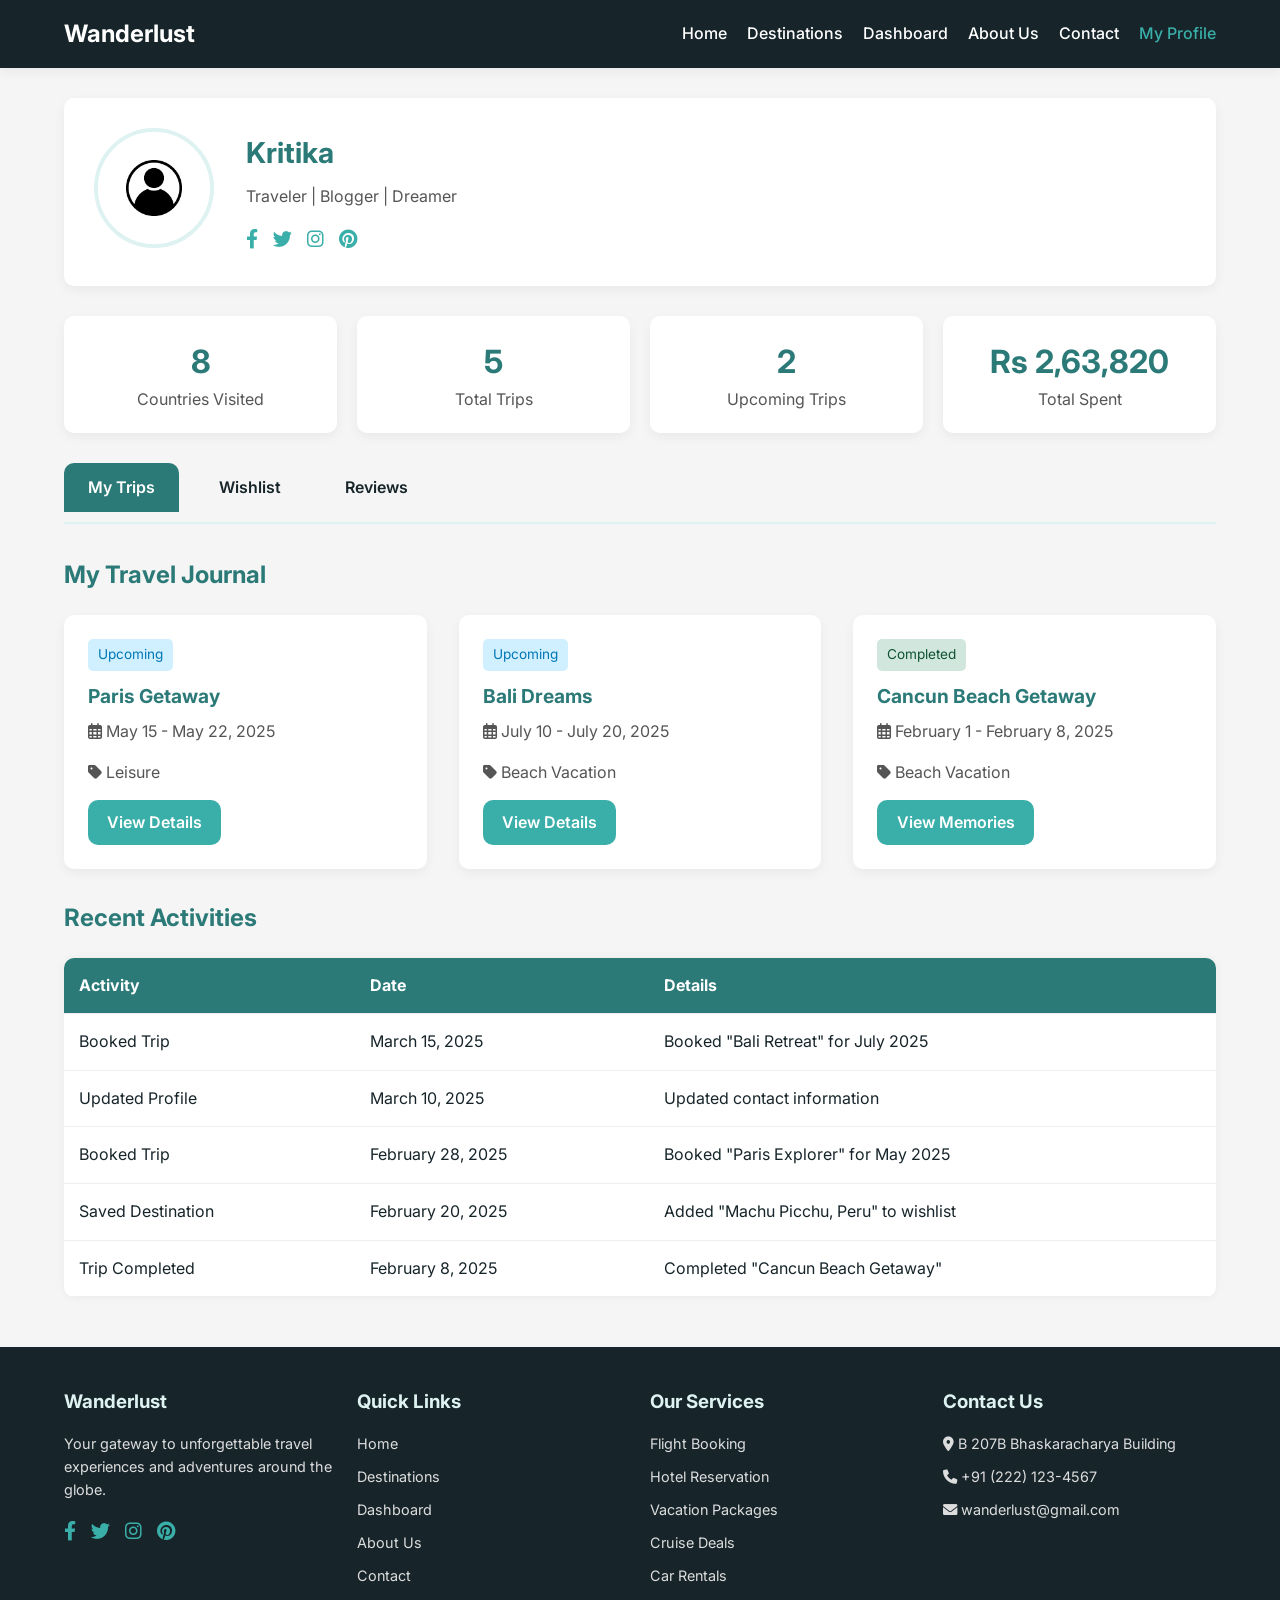
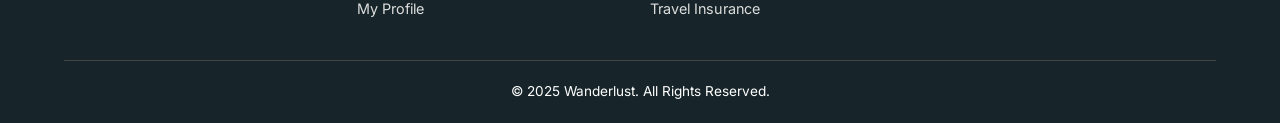
<file: profile.html>
<!DOCTYPE html>
<html lang="en">
<head>
    <meta charset="UTF-8" />
    <meta name="viewport" content="width=device-width, initial-scale=1.0" />
    <title>My Profile - Wanderlust</title>
    <link rel="stylesheet" href="https://cdnjs.cloudflare.com/ajax/libs/font-awesome/6.0.0-beta3/css/all.min.css" />
    <link href="https://fonts.googleapis.com/css2?family=Inter:wght@400;600;700&display=swap" rel="stylesheet" />
    <style>
        :root {
            --primary-color: #2b7a78;
            --secondary-color: #3aafa9;
            --light-color: #def2f1;
            --dark-color: #17252a;
            --gray-color: #555;
            --bg-light: #f5f5f5;
            --card-bg: #fff;
            --radius: 10px;
            --shadow: 0 4px 12px rgba(0, 0, 0, 0.05);
        }

        * {
            margin: 0;
            padding: 0;
            box-sizing: border-box;
        }

        body {
            font-family: 'Inter', sans-serif;
            background-color: var(--bg-light);
            color: var(--dark-color);
            line-height: 1.6;
        }

        .container {
            width: 90%;
            max-width: 1200px;
            margin: auto;
        }

        header {
            background: var(--dark-color);
            padding: 15px 0;
            box-shadow: var(--shadow);
        }

        .navbar {
            display: flex;
            justify-content: space-between;
            align-items: center;
        }

        .logo {
            font-size: 1.5rem;
            font-weight: 700;
            color: white;
            text-decoration: none;
        }

        .nav-menu {
            list-style: none;
            display: flex;
            gap: 20px;
        }

        .nav-menu li a {
            text-decoration: none;
            color: white;
            font-weight: 500;
            transition: color 0.3s ease;
        }

        .nav-menu li a:hover,
        .nav-menu li a.active {
            color: var(--secondary-color);
        }

        .hamburger {
            display: none;
            flex-direction: column;
            cursor: pointer;
        }

        .hamburger div {
            width: 25px;
            height: 3px;
            background-color: white;
            margin: 4px;
        }

        .profile-header {
            background-color: white;
            border-radius: var(--radius);
            margin-top: 30px;
            padding: 30px;
            display: flex;
            align-items: center;
            gap: 2rem;
            box-shadow: var(--shadow);
        }

        .profile-stats {
            display: flex;
            flex-wrap: wrap;
            gap: 20px;
            justify-content: space-between;
            margin: 30px 0;
        }

        .stat-card {
            flex: 1 1 20%;
            background-color: white;
            padding: 20px;
            border-radius: var(--radius);
            text-align: center;
            box-shadow: var(--shadow);
            transition: transform 0.3s ease;
        }

        .stat-card:hover {
            transform: translateY(-5px);
        }

        .stat-card h3 {
            font-size: 2rem;
            color: var(--primary-color);
        }

        .stat-card p {
            color: var(--gray-color);
        }

        .profile-pic img {
            width: 120px;
            height: 120px;
            border-radius: 50%;
            object-fit: cover;
            border: 4px solid var(--light-color);
        }

        .profile-info h1 {
            font-size: 1.8rem;
            margin-bottom: 0.5rem;
            color: var(--primary-color);
        }

        .profile-info p {
            color: var(--gray-color);
        }

        .profile-tabs {
            display: flex;
            gap: 1rem;
            margin-bottom: 2rem;
            border-bottom: 2px solid var(--light-color);
            padding-bottom: 10px;
        }

        .profile-tab {
            padding: 0.75rem 1.5rem;
            border-radius: var(--radius) var(--radius) 0 0;
            cursor: pointer;
            background: var(--bg-light);
            font-weight: 600;
            color: var(--dark-color);
            transition: all 0.3s ease;
        }

        .profile-tab:hover {
            background: var(--light-color);
        }

        .profile-tab.active {
            background: var(--primary-color);
            color: white;
        }

        .tab-content {
            display: none;
        }

        .tab-content.active {
            display: block;
        }

        .card-grid {
            display: grid;
            grid-template-columns: repeat(auto-fill, minmax(300px, 1fr));
            gap: 2rem;
        }

        .card {
            background: var(--card-bg);
            border-radius: var(--radius);
            box-shadow: var(--shadow);
            overflow: hidden;
            transition: transform 0.3s ease;
        }

        .card:hover {
            transform: translateY(-5px);
        }

        .card img {
            width: 100%;
            height: 180px;
            object-fit: cover;
        }

        .card-body {
            padding: 1.5rem;
        }

        .card-body h3 {
            font-size: 1.2rem;
            margin-bottom: 0.5rem;
            color: var(--primary-color);
        }

        .card-body p {
            color: var(--gray-color);
            margin-bottom: 15px;
        }

        .btn {
            display: inline-block;
            padding: 0.6rem 1.2rem;
            background: var(--secondary-color);
            color: white;
            border-radius: var(--radius);
            text-decoration: none;
            font-weight: 600;
            transition: background 0.3s ease;
            border: none;
            cursor: pointer;
        }

        .btn:hover {
            background: var(--primary-color);
        }

        .trip-status {
            display: inline-block;
            padding: 5px 10px;
            border-radius: 5px;
            font-size: 0.85rem;
            margin-bottom: 10px;
        }

        .status-completed {
            background-color: #d1e7dd;
            color: #0f5132;
        }

        .status-upcoming {
            background-color: #d1f0ff;
            color: #0077b6;
        }

        .status-planning {
            background-color: #fff3cd;
            color: #664d03;
        }

        .dashboard-table {
            width: 100%;
            border-collapse: collapse;
            background-color: white;
            box-shadow: 0 0 10px rgba(0,0,0,0.05);
            border-radius: 10px;
            overflow: hidden;
            margin-bottom: 30px;
        }

        .dashboard-table thead {
            background-color: var(--primary-color);
            color: white;
        }

        .dashboard-table th,
        .dashboard-table td {
            padding: 15px;
            text-align: left;
            border-bottom: 1px solid #eee;
        }

        .form-group {
            margin-bottom: 20px;
        }

        .form-control {
            width: 100%;
            padding: 12px;
            border: 1px solid #ddd;
            border-radius: var(--radius);
            font-family: inherit;
            font-size: 1rem;
        }

        .social-links {
            display: flex;
            gap: 15px;
            margin-top: 15px;
        }

        .social-links a {
            color: var(--secondary-color);
            font-size: 1.2rem;
            transition: color 0.3s ease;
        }

        .social-links a:hover {
            color: var(--primary-color);
        }

        footer {
            background-color: var(--dark-color);
            color: white;
            padding: 40px 0 20px;
            margin-top: 50px;
        }

        .footer-content {
            display: flex;
            flex-wrap: wrap;
            justify-content: space-between;
            gap: 20px;
        }

        .footer-column {
            flex: 1 1 20%;
        }

        .footer-column h3 {
            margin-bottom: 15px;
            color: var(--light-color);
        }

        .footer-column p,
        .footer-column li {
            font-size: 0.9rem;
            line-height: 1.6;
            color: #ddd;
        }

        .footer-column ul {
            list-style: none;
        }

        .footer-column ul li {
            margin-bottom: 10px;
        }

        .footer-column ul li a {
            color: #ddd;
            text-decoration: none;
        }

        .footer-column ul li a:hover {
            text-decoration: underline;
        }

        .footer-bottom {
            text-align: center;
            padding-top: 20px;
            border-top: 1px solid #444;
            margin-top: 30px;
            font-size: 0.85rem;
        }
        
        .badge {
            display: inline-block;
            padding: 5px 10px;
            background: var(--light-color);
            color: var(--primary-color);
            border-radius: 20px;
            font-size: 0.8rem;
            margin-right: 5px;
            margin-bottom: 5px;
        }

        @media (max-width: 768px) {
            .profile-header {
                flex-direction: column;
                text-align: center;
            }
            
            .profile-stats,
            .card-grid {
                grid-template-columns: 1fr;
            }
            
            .stat-card {
                flex: 1 1 100%;
            }
            
            .nav-menu {
                display: none;
            }
            
            .hamburger {
                display: flex;
            }
            
            .footer-content {
                flex-direction: column;
            }
        }
    </style>
</head>
<body>
    <header>
        <div class="container navbar">
            <a href="index.html" class="logo">Wanderlust</a>
            <ul class="nav-menu">
                <li><a href="index.html">Home</a></li>
                <li><a href="destinations.html">Destinations</a></li>
                <li><a href="dashboard.html">Dashboard</a></li>
                <li><a href="about.html">About Us</a></li>
                <li><a href="contact.html">Contact</a></li>
                <li><a href="profile.html" class="active">My Profile</a></li>
            </ul>
            <div class="hamburger">
                <div></div>
                <div></div>
                <div></div>
            </div>
        </div>
    </header>

    <section class="container">
        <div class="profile-header">
            <div class="profile-pic">
                <img src="images/icon1.png" alt="Profile Picture" />
            </div>
            <div class="profile-info">
                <h1>Kritika </h1>
                <p>Traveler | Blogger | Dreamer</p>
                <div class="social-links">
                    <a href="#"><i class="fab fa-facebook-f"></i></a>
                    <a href="#"><i class="fab fa-twitter"></i></a>
                    <a href="#"><i class="fab fa-instagram"></i></a>
                    <a href="#"><i class="fab fa-pinterest"></i></a>
                </div>
            </div>
        </div>

        <div class="profile-stats">
            <div class="stat-card">
                <h3>8</h3>
                <p>Countries Visited</p>
            </div>
            <div class="stat-card">
                <h3>5</h3>
                <p>Total Trips</p>
            </div>
            <div class="stat-card">
                <h3>2</h3>
                <p>Upcoming Trips</p>
            </div>
            <div class="stat-card">
                <h3>Rs 2,63,820</h3>
                <p>Total Spent</p>
            </div>
        </div>

        <div class="profile-tabs">
            <div class="profile-tab active" onclick="switchTab(event, 'tab1')">My Trips</div>
            <div class="profile-tab" onclick="switchTab(event, 'tab2')">Wishlist</div>
            <div class="profile-tab" onclick="switchTab(event, 'tab3')">Reviews</div>
        
        </div>

        <div id="tab1" class="tab-content active">
            <h2 style="margin-bottom: 20px; color: var(--primary-color);">My Travel Journal</h2>
            
            <div class="card-grid">
                <div class="card">
                  
                    <div class="card-body">
                        <span class="trip-status status-upcoming">Upcoming</span>
                        <h3>Paris Getaway</h3>
                        <p><i class="far fa-calendar-alt"></i> May 15 - May 22, 2025</p>
                        <p><i class="fas fa-tag"></i> Leisure</p>
                        <a href="#" class="btn">View Details</a>
                    </div>
                </div>
                
                <div class="card">
                   
                    <div class="card-body">
                        <span class="trip-status status-upcoming">Upcoming</span>
                        <h3>Bali Dreams</h3>
                        <p><i class="far fa-calendar-alt"></i> July 10 - July 20, 2025</p>
                        <p><i class="fas fa-tag"></i> Beach Vacation</p>
                        <a href="#" class="btn">View Details</a>
                    </div>
                </div>
                
                <div class="card">
                    
                    <div class="card-body">
                        <span class="trip-status status-completed">Completed</span>
                        <h3>Cancun Beach Getaway</h3>
                        <p><i class="far fa-calendar-alt"></i> February 1 - February 8, 2025</p>
                        <p><i class="fas fa-tag"></i> Beach Vacation</p>
                        <a href="#" class="btn">View Memories</a>
                    </div>
                </div>
            </div>
            
            <h2 style="margin: 30px 0 20px; color: var(--primary-color);">Recent Activities</h2>
            <table class="dashboard-table">
                <thead>
                    <tr>
                        <th>Activity</th>
                        <th>Date</th>
                        <th>Details</th>
                    </tr>
                </thead>
                <tbody>
                    <tr>
                        <td>Booked Trip</td>
                        <td>March 15, 2025</td>
                        <td>Booked "Bali Retreat" for July 2025</td>
                    </tr>
                    <tr>
                        <td>Updated Profile</td>
                        <td>March 10, 2025</td>
                        <td>Updated contact information</td>
                    </tr>
                    <tr>
                        <td>Booked Trip</td>
                        <td>February 28, 2025</td>
                        <td>Booked "Paris Explorer" for May 2025</td>
                    </tr>
                    <tr>
                        <td>Saved Destination</td>
                        <td>February 20, 2025</td>
                        <td>Added "Machu Picchu, Peru" to wishlist</td>
                    </tr>
                    <tr>
                        <td>Trip Completed</td>
                        <td>February 8, 2025</td>
                        <td>Completed "Cancun Beach Getaway"</td>
                    </tr>
                </tbody>
            </table>
        </div>

        <div id="tab2" class="tab-content">
            <h2 style="margin-bottom: 20px; color: var(--primary-color);">My Travel Wishlist</h2>
            <div class="card-grid">
                <div class="card">
                  
                    <div class="card-body">
                        <span class="trip-status status-planning">Planning</span>
                        <h3>Machu Picchu, Peru</h3>
                        <p>Ancient Incan citadel set high in the Andes Mountains</p>
                        <p><i class="far fa-calendar-alt"></i> Added on Feb 20, 2025</p>
                        <div style="margin-bottom: 15px;">
                            <span class="badge">Mountain</span>
                            <span class="badge">Heritage</span>
                            <span class="badge">Adventure</span>
                        </div>
                        <a href="#" class="btn">Plan Trip</a>
                    </div>
                </div>
                
                <div class="card">
                   
                    <div class="card-body">
                        <span class="trip-status status-planning">Planning</span>
                        <h3>Amsterdam, Netherlands</h3>
                        <p>Historic canals, world-class museums, and vibrant culture</p>
                        <p><i class="far fa-calendar-alt"></i> Added on Jan 15, 2025</p>
                        <div style="margin-bottom: 15px;">
                            <span class="badge">Urban</span>
                            <span class="badge">Culture</span>
                            <span class="badge">History</span>
                        </div>
                        <a href="#" class="btn">Plan Trip</a>
                    </div>
                </div>
                
                <div class="card">
                    
                    <div class="card-body">
                        <span class="trip-status status-planning">Planning</span>
                        <h3>Tokyo, Japan</h3>
                        <p>A fascinating blend of the ultramodern and the traditional</p>
                        <p><i class="far fa-calendar-alt"></i> Added on Dec 10, 2024</p>
                        <div style="margin-bottom: 15px;">
                            <span class="badge">Urban</span>
                            <span class="badge">Culture</span>
                            <span class="badge">Food</span>
                        </div>
                        <a href="#" class="btn">Plan Trip</a>
                    </div>
                </div>
            </div>
        </div>

        <div id="tab3" class="tab-content">
            <h2 style="margin-bottom: 20px; color: var(--primary-color);">My Reviews & Ratings</h2>
            
            <div class="card" style="margin-bottom: 20px;">
                <div class="card-body">
                    <h3>Cancun Beach Getaway</h3>
                    <p style="color: #ffa41b;">
                        <i class="fas fa-star"></i>
                        <i class="fas fa-star"></i>
                        <i class="fas fa-star"></i>
                        <i class="fas fa-star"></i>
                        <i class="fas fa-star-half-alt"></i>
                        4.5/5
                    </p>
                    <p>Visited February 2025</p>
                    <p style="margin: 15px 0;">
                        Amazing experience! The beaches were pristine and our hotel had the most incredible view. The staff was extremely friendly and helpful. Would definitely recommend for anyone looking for a relaxing beach vacation.
                    </p>
                    <div style="margin-bottom: 15px;">
                        <span class="badge">Beach</span>
                        <span class="badge">Relaxation</span>
                        <span class="badge">Good Food</span>
                    </div>
                    <a href="#" class="btn">Edit Review</a>
                </div>
            </div>
            
            <div class="card">
                <div class="card-body">
                    <h3>Bangkok City Explorer</h3>
                    <p style="color: #ffa41b;">
                        <i class="fas fa-star"></i>
                        <i class="fas fa-star"></i>
                        <i class="fas fa-star"></i>
                        <i class="fas fa-star"></i>
                        <i class="far fa-star"></i>
                        4.0/5
                    </p>
                    <p>Visited October 2024</p>
                    <p style="margin: 15px 0;">
                        Bangkok was a whirlwind of excitement! From the bustling markets to the serene temples, every day was packed with amazing experiences. The street food was to die for, though the traffic was a bit overwhelming at times.
                    </p>
                    <div style="margin-bottom: 15px;">
                        <span class="badge">City</span>
                        <span class="badge">Culture</span>
                        <span class="badge">Food</span>
                    </div>
                    <a href="#" class="btn">Edit Review</a>
                </div>
            </div>
        </div>
    </section>

    <footer>
        <div class="container">
            <div class="footer-content">
                <div class="footer-column">
                    <h3>Wanderlust</h3>
                    <p>Your gateway to unforgettable travel experiences and adventures around the globe.</p>
                    <div class="social-links">
                        <a href="#"><i class="fab fa-facebook-f"></i></a>
                        <a href="#"><i class="fab fa-twitter"></i></a>
                        <a href="#"><i class="fab fa-instagram"></i></a>
                        <a href="#"><i class="fab fa-pinterest"></i></a>
                    </div>
                </div>
                <div class="footer-column">
                    <h3>Quick Links</h3>
                    <ul>
                        <li><a href="index.html">Home</a></li>
                        <li><a href="destinations.html">Destinations</a></li>
                        <li><a href="dashboard.html">Dashboard</a></li>
                        <li><a href="about.html">About Us</a></li>
                        <li><a href="contact.html">Contact</a></li>
                        <li><a href="profile.html">My Profile</a></li>
                    </ul>
                </div>
                <div class="footer-column">
                    <h3>Our Services</h3>
                    <ul>
                        <li><a href="#">Flight Booking</a></li>
                        <li><a href="#">Hotel Reservation</a></li>
                        <li><a href="#">Vacation Packages</a></li>
                        <li><a href="#">Cruise Deals</a></li>
                        <li><a href="#">Car Rentals</a></li>
                        <li><a href="#">Travel Insurance</a></li>
                    </ul>
                </div>
                <div class="footer-column">
                    <h3>Contact Us</h3>
                    <ul>
                        <li><i class="fas fa-map-marker-alt"></i> B 207B Bhaskaracharya Building</li>
                        <li><i class="fas fa-phone"></i> +91 (222) 123-4567</li>
                        <li><i class="fas fa-envelope"></i> wanderlust@gmail.com</li>
                    </ul>
                </div>
            </div>
            <div class="footer-bottom">
                <p>&copy; 2025 Wanderlust. All Rights Reserved.</p>
            </div>
        </div>
    </footer>

    <script>
        function switchTab(event, id) {
            document.querySelectorAll('.tab-content').forEach((tab) => tab.classList.remove('active'));
            document.querySelectorAll('.profile-tab').forEach((btn) => btn.classList.remove('active'));
            document.getElementById(id).classList.add('active');
            event.target.classList.add('active');
        }
        
        // Mobile menu toggle functionality
        document.querySelector('.hamburger').addEventListener('click', function() {
            const nav = document.querySelector('.nav-menu');
            if (nav.style.display === 'flex') {
                nav.style.display = 'none';
            } else {
                nav.style.display = 'flex';
                nav.style.flexDirection = 'column';
                nav.style.position = 'absolute';
                nav.style.right = '5%';
                nav.style.top = '60px';
                nav.style.backgroundColor = 'var(--dark-color)';
                nav.style.padding = '20px';
                nav.style.borderRadius = '5px';
                nav.style.zIndex = '100';
            }
        });
    </script>
</body>
</html>
</file>
<file: css/styles.css>
/* Global Styles */
:root {
  --primary-color: #024950;       /* Teal/Dark Teal */
  --secondary-color: #0FA4AF;     /* Bright Teal */
  --accent-color: #964734;        /* Rust/Terracotta */
  --dark-color: #003135;          /* Very Dark Teal */
  --light-color: #AFDDES;         /* Light Blue/Teal */
  --text-color: #003135;          /* Using dark teal for text */
  --gray-color: #024950;          /* Using teal as a gray substitute */
}

* {
  margin: 0;
  padding: 0;
  box-sizing: border-box;
}

body {
  font-family: 'Segoe UI', Tahoma, Geneva, Verdana, sans-serif;
  line-height: 1.6;
  color: var(--text-color);
  background-color: #f5f5f5;
}

.container {
  width: 90%;
  max-width: 1200px;
  margin: 0 auto;
  padding: 0 15px;
}

a {
  text-decoration: none;
  color: var(--primary-color);
  transition: color 0.3s ease;
}

a:hover {
  color: var(--secondary-color);
}

img {
  max-width: 100%;
  height: auto;
}

button, .btn {
  display: inline-block;
  background: var(--primary-color);
  color: white;
  padding: 10px 20px;
  border: none;
  border-radius: 5px;
  cursor: pointer;
  transition: background 0.3s ease;
}

button:hover, .btn:hover {
  background: var(--secondary-color);
}

.accent-btn {
  background: var(--accent-color);
}

.accent-btn:hover {
  background: #e67200;
}

/* Header & Navigation */
header {
  background-color: white;
  box-shadow: 0 2px 10px rgba(0, 0, 0, 0.1);
  position: fixed;
  width: 100%;
  top: 0;
  z-index: 1000;
}

.navbar {
  display: flex;
  justify-content: space-between;
  align-items: center;
  padding: 20px 0;
}

.logo {
  font-size: 1.8rem;
  font-weight: bold;
  color: var(--primary-color);
}

.nav-menu {
  display: flex;
  list-style: none;
}

.nav-menu li {
  margin-left: 20px;
}

.nav-menu a {
  color: var(--dark-color);
  font-weight: 500;
}

.nav-menu a:hover, .nav-menu a.active {
  color: var(--primary-color);
}

.hamburger {
  display: none;
  cursor: pointer;
}

.hamburger div {
  width: 25px;
  height: 3px;
  background-color: var(--dark-color);
  margin: 5px;
  transition: all 0.3s ease;
}

/* Hero Section */
.hero {
  height: 80vh;
  background-size: cover;
  background-position: center;
  display: flex;
  align-items: center;
  justify-content: center;
  color: white;
  margin-top: 80px;
  transition: background-image 1s ease-in-out;
}

.hero-content {
  text-align: center;
  padding: 0 20px;
}

.hero h1 {
  font-size: 3rem;
  margin-bottom: 20px;
}

.hero p {
  font-size: 1.2rem;
  margin-bottom: 30px;
  max-width: 700px;
  margin-left: auto;
  margin-right: auto;
}

/* Destinations Section */
.destinations {
  padding: 80px 0;
  background-color: #ffffff;
}

.section-title {
  text-align: center;
  margin-bottom: 40px;
}

.section-title h2 {
  font-size: 2.5rem;
  color: var(--primary-color);
  margin-bottom: 10px;
}

.section-title p {
  color: var(--gray-color);
  max-width: 600px;
  margin: 0 auto;
}

.destinations-grid {
  display: grid;
  grid-template-columns: repeat(auto-fill, minmax(300px, 1fr));
  gap: 30px;
}

.destination-card {
  border-radius: 10px;
  overflow: hidden;
  box-shadow: 0 5px 15px rgba(0, 0, 0, 0.1);
  transition: transform 0.3s ease, box-shadow 0.3s ease;
  background-color: white;
  display: block;
}

.destination-card:hover {
  transform: translateY(-10px);
  box-shadow: 0 15px 30px rgba(0, 0, 0, 0.2);
}

.destination-img {
  position: relative;
  height: 200px;
  overflow: hidden;
}

.destination-img img {
  width: 100%;
  height: 100%;
  object-fit: cover;
  transition: transform 0.5s ease;
}

.destination-card:hover .destination-img img {
  transform: scale(1.1);
}

.destination-category {
  position: absolute;
  top: 15px;
  right: 15px;
  background-color: var(--accent-color);
  color: white;
  padding: 5px 10px;
  border-radius: 20px;
  font-size: 0.8rem;
  font-weight: bold;
}

.destination-info {
  padding: 20px;
}

.destination-info h3 {
  color: var(--dark-color);
  margin-bottom: 10px;
  font-size: 1.2rem;
}

.destination-info p {
  color: var(--gray-color);
  margin-bottom: 15px;
  font-size: 0.9rem;
}

.destination-meta {
  display: flex;
  flex-wrap: wrap;
  gap: 10px;
  margin-bottom: 15px;
  font-size: 0.85rem;
  color: var(--gray-color);
}

.destination-meta span {
  display: flex;
  align-items: center;
}

.destination-meta i {
  margin-right: 5px;
}

.price {
  font-weight: bold;
  color: var(--accent-color);
  margin-bottom: 15px;
  font-size: 1.1rem;
}

/* Testimonials */
.testimonials {
  padding: 80px 0;
  background-color: #f5f5f5;
}

.testimonial-container {
  display: grid;
  grid-template-columns: repeat(auto-fit, minmax(300px, 1fr));
  gap: 30px;
  margin-top: 40px;
}

.testimonial {
  background-color: white;
  padding: 30px;
  border-radius: 10px;
  box-shadow: 0 5px 15px rgba(0, 0, 0, 0.05);
  text-align: center;
}

.testimonial img {
  width: 80px;
  height: 80px;
  border-radius: 50%;
  margin-bottom: 20px;
  object-fit: cover;
}

.testimonial p {
  font-style: italic;
  margin-bottom: 20px;
  color: var(--gray-color);
}

.testimonial h4 {
  color: var(--dark-color);
  margin-bottom: 5px;
}

.testimonial span {
  color: var(--secondary-color);
  font-size: 0.9rem;
}

/* CTA Section */
.cta {
  padding: 80px 0;
  background-color: var(--primary-color);
  color: white;
  text-align: center;
}

.cta h2 {
  font-size: 2.5rem;
  margin-bottom: 15px;
}

.cta p {
  margin-bottom: 30px;
  max-width: 600px;
  margin-left: auto;
  margin-right: auto;
}

.newsletter-form {
  display: flex;
  max-width: 500px;
  margin: 0 auto;
}

.newsletter-form input {
  flex: 1;
  padding: 15px;
  border: none;
  border-radius: 5px 0 0 5px;
  font-size: 1rem;
}

.newsletter-form button {
  padding: 0 25px;
  border: none;
  border-radius: 0 5px 5px 0;
  font-size: 1rem;
  cursor: pointer;
  background-color: var(--accent-color);
}

/* Footer */
footer {
  background-color: var(--dark-color);
  color: white;
  padding: 60px 0 20px;
}

.footer-content {
  display: grid;
  grid-template-columns: repeat(auto-fit, minmax(200px, 1fr));
  gap: 30px;
  margin-bottom: 40px;
}

.footer-column h3 {
  color: white;
  margin-bottom: 20px;
  font-size: 1.2rem;
}

.footer-column p {
  margin-bottom: 20px;
  color: rgba(255, 255, 255, 0.7);
}

.footer-column ul {
  list-style: none;
}

.footer-column ul li {
  margin-bottom: 10px;
}

.footer-column ul li a {
  color: rgba(255, 255, 255, 0.7);
  transition: color 0.3s ease;
}

.footer-column ul li a:hover {
  color: white;
}

.social-links {
  display: flex;
  gap: 15px;
}

.social-links a {
  display: flex;
  align-items: center;
  justify-content: center;
  width: 38px;
  height: 38px;
  background-color: rgba(255, 255, 255, 0.1);
  border-radius: 50%;
  color: white;
  transition: background-color 0.3s ease;
}

.social-links a:hover {
  background-color: var(--secondary-color);
}

.footer-bottom {
  text-align: center;
  padding-top: 20px;
  border-top: 1px solid rgba(255, 255, 255, 0.1);
  color: rgba(255, 255, 255, 0.5);
}

/* Destinations Page Specific Styles */
.destinations-hero {
  height: 50vh;
  background-image: linear-gradient(rgba(0, 0, 0, 0.5), rgba(0, 0, 0, 0.5)), url('https://images.unsplash.com/photo-1488085061387-422e29b40080?ixlib=rb-4.0.3&ixid=M3wxMjA3fDB8MHxwaG90by1wYWdlfHx8fGVufDB8fHx8fA%3D%3D&auto=format&fit=crop&w=1200&q=80');
  background-size: cover;
  background-position: center;
  display: flex;
  align-items: center;
  color: white;
  text-align: center;
  margin-top: 80px;
}

.destinations-filter {
  background-color: #f8f9fa;
  padding: 30px 0;
  box-shadow: 0 2px 10px rgba(0, 0, 0, 0.05);
}

.filter-container {
  display: flex;
  flex-wrap: wrap;
  justify-content: center;
  gap: 15px;
  max-width: 1000px;
  margin: 0 auto;
  padding: 20px;
  background: white;
  border-radius: 10px;
  box-shadow: 0 3px 10px rgba(0, 0, 0, 0.1);
}

.filter-group {
  flex: 1 1 200px;
}

.filter-group label {
  display: block;
  margin-bottom: 5px;
  font-weight: 500;
  color: var(--dark-color);
}

.filter-group select,
.filter-group input {
  width: 100%;
  padding: 10px;
  border: 1px solid #ddd;
  border-radius: 5px;
  font-family: inherit;
}

.filter-button {
  background-color: var(--primary-color);
  color: white;
  padding: 10px 20px;
  border: none;
  border-radius: 5px;
  cursor: pointer;
  flex: 0 0 auto;
  align-self: flex-end;
  margin-top: 20px;
  transition: background-color 0.3s ease;
}

.filter-button:hover {
  background-color: var(--secondary-color);
}

.destination-category {
  position: absolute;
  top: 15px;
  right: 15px;
  background-color: var(--accent-color);
  color: white;
  padding: 5px 10px;
  border-radius: 20px;
  font-size: 0.8rem;
  font-weight: bold;
}

.destination-meta {
  display: flex;
  flex-wrap: wrap;
  gap: 10px;
  margin-bottom: 15px;
  font-size: 0.85rem;
  color: var(--gray-color);
}

.destination-meta span {
  display: flex;
  align-items: center;
}

.destination-meta i {
  margin-right: 5px;
}

.destination-img {
  position: relative;
}

.regions-grid {
  display: grid;
  grid-template-columns: repeat(auto-fill, minmax(250px, 1fr));
  gap: 20px;
  margin-top: 30px;
}

.region-card {
  height: 250px;
  border-radius: 10px;
  overflow: hidden;
  position: relative;
  background-size: cover;
  background-position: center;
  display: flex;
  align-items: flex-end;
  color: white;
  text-decoration: none;
  transition: transform 0.3s ease;
}

.region-card:hover {
  transform: translateY(-5px);
}

.region-overlay {
  background: linear-gradient(to top, rgba(0, 0, 0, 0.8), transparent);
  width: 100%;
  padding: 20px;
}

.region-overlay h3 {
  margin-bottom: 5px;
  font-size: 1.5rem;
}

.destination-regions {
  padding: 80px 0;
  background-color: #f8f9fa;
}

.newsletter {
  padding: 60px 0;
  background-color: var(--primary-color);
  color: white;
}

.newsletter-content {
  text-align: center;
  max-width: 800px;
  margin: 0 auto;
}

.newsletter-content h2 {
  margin-bottom: 15px;
  font-size: 2rem;
}

.newsletter-content p {
  margin-bottom: 25px;
  font-size: 1.1rem;
}

.newsletter-form {
  display: flex;
  max-width: 500px;
  margin: 0 auto;
}

.newsletter-form input {
  flex: 1;
  padding: 12px 15px;
  border: none;
  border-radius: 5px 0 0 5px;
  font-size: 1rem;
}

.newsletter-form button {
  background-color: var(--accent-color);
  color: white;
  border: none;
  padding: 0 20px;
  border-radius: 0 5px 5px 0;
  cursor: pointer;
  transition: background-color 0.3s ease;
}

.newsletter-form button:hover {
  background-color: #873c2e;
}

/* Trip Planner Page */
.trip-planner-hero {
  height: 50vh;
  background-image: linear-gradient(rgba(0, 0, 0, 0.5), rgba(0, 0, 0, 0.5)), url('https://images.unsplash.com/photo-1541890289-b86df5bafd81?ixlib=rb-4.0.3&ixid=M3wxMjA3fDB8MHxwaG90by1wYWdlfHx8fGVufDB8fHx8fA%3D%3D&auto=format&fit=crop&w=1200&q=80');
  background-size: cover;
  background-position: center;
  display: flex;
  align-items: center;
  color: white;
  text-align: center;
  margin-top: 80px;
}

.trip-planner {
  padding: 60px 0;
}

.planner-container {
  max-width: 900px;
  margin: 0 auto;
  background: white;
  border-radius: 10px;
  box-shadow: 0 5px 20px rgba(0, 0, 0, 0.1);
  padding: 40px;
}

.trip-form {
  display: flex;
  flex-direction: column;
  gap: 20px;
}

.form-row {
  display: flex;
  gap: 20px;
  flex-wrap: wrap;
}

.form-row .form-group {
  flex: 1 1 calc(50% - 10px);
  min-width: 250px;
}

.checkbox-group {
  display: grid;
  grid-template-columns: repeat(auto-fill, minmax(180px, 1fr));
  gap: 10px;
  margin-top: 10px;
}

.checkbox-label {
  display: flex;
  align-items: center;
  gap: 8px;
  font-weight: normal;
  cursor: pointer;
  transition: all 0.3s ease;
}

.checkbox-label:hover {
  color: var(--secondary-color);
}

.checkbox-label input {
  margin-right: 5px;
}

.enhanced-input, .enhanced-select, .enhanced-textarea {
  width: 100%;
  padding: 12px 15px;
  border: 1px solid #e1e1e1;
  border-radius: 5px;
  font-family: inherit;
  font-size: 1rem;
  transition: all 0.3s ease;
  background-color: #f9f9f9;
}

.enhanced-input:focus, .enhanced-select:focus, .enhanced-textarea:focus {
  outline: none;
  border-color: var(--secondary-color);
  box-shadow: 0 0 0 2px rgba(15, 164, 175, 0.2);
  background-color: #fff;
}

.enhanced-select {
  cursor: pointer;
  background-image: url("data:image/svg+xml,%3Csvg xmlns='http://www.w3.org/2000/svg' width='24' height='24' viewBox='0 0 24 24' fill='none' stroke='%23024950' stroke-width='2' stroke-linecap='round' stroke-linejoin='round'%3E%3Cpath d='M6 9l6 6 6-6'/%3E%3C/svg%3E");
  background-repeat: no-repeat;
  background-position: right 10px center;
  background-size: 20px;
  padding-right: 40px;
  appearance: none;
}

.enhanced-textarea {
  min-height: 120px;
  resize: vertical;
}

.plan-trip-btn {
  background-color: var(--primary-color);
  color: white;
  padding: 14px;
  font-size: 1.1rem;
  border: none;
  border-radius: 5px;
  cursor: pointer;
  transition: background-color 0.3s ease;
  width: 100%;
  max-width: 300px;
  margin: 20px auto 0;
  display: block;
  font-weight: bold;
  letter-spacing: 0.5px;
}

.plan-trip-btn:hover {
  background-color: var(--secondary-color);
  transform: translateY(-2px);
  box-shadow: 0 5px 15px rgba(0, 0, 0, 0.1);
}

.trip-tips {
  background-color: #f8f9fa;
  padding: 80px 0;
}

.tip-card {
  background-color: white;
  padding: 30px;
  border-radius: 10px;
  box-shadow: 0 5px 15px rgba(0, 0, 0, 0.05);
  text-align: center;
  transition: transform 0.3s ease;
}

.tip-card:hover {
  transform: translateY(-10px);
}

.tip-icon {
  background-color: var(--primary-color);
  color: white;
  width: 70px;
  height: 70px;
  border-radius: 50%;
  display: flex;
  align-items: center;
  justify-content: center;
  margin: 0 auto 20px;
  font-size: 1.8rem;
  transition: all 0.3s ease;
}

.tip-card:hover .tip-icon {
  background-color: var(--accent-color);
  transform: scale(1.1);
}

.tip-card h3 {
  margin-bottom: 15px;
  color: var(--dark-color);
}

/* About Us Page Styles */
.about-header {
  background-color: var(--primary-color);
  color: white;
  padding: 120px 0 50px;
  text-align: center;
}

.about-content {
  padding: 60px 0;
}

.about-section {
  margin-bottom: 50px;
}

.about-section h2 {
  color: var(--primary-color);
  margin-bottom: 20px;
  font-size: 1.8rem;
}

.team {
  display: grid;
  grid-template-columns: repeat(auto-fill, minmax(250px, 1fr));
  gap: 30px;
  margin-top: 30px;
}

.team-member {
  text-align: center;
  background-color: white;
  border-radius: 10px;
  overflow: hidden;
  box-shadow: 0 5px 15px rgba(0, 0, 0, 0.05);
  transition: transform 0.3s ease;
}

.team-member:hover {
  transform: translateY(-10px);
}

.team-member img {
  width: 100%;
  height: auto;
  max-height: 250px;
  object-fit: cover;
}

.team-member h3 {
  margin: 15px 0 5px;
  color: var(--dark-color);
}

.team-member span {
  display: block;
  color: var(--secondary-color);
  font-size: 0.9rem;
  margin-bottom: 10px;
}

.team-member p {
  padding: 0 20px 20px;
  font-size: 0.9rem;
}

/* Contact Page Styles */
.contact-form {
  margin-bottom: 50px;
  padding: 30px;
}

.contact-form form {
  display: grid;
  grid-template-columns: repeat(auto-fit, minmax(300px, 1fr));
  gap: 20px;
}

.contact-form .form-group {
  margin-bottom: 20px;
}

.contact-form label {
  display: block;
  margin-bottom: 8px;
  font-weight: 500;
}

.contact-form input,
.contact-form select,
.contact-form textarea {
  width: 100%;
  padding: 12px;
  border: 1px solid #e1e1e1;
  border-radius: 5px;
  font-family: inherit;
  transition: border-color 0.3s ease;
}

.contact-form input:focus,
.contact-form select:focus,
.contact-form textarea:focus {
  outline: none;
  border-color: var(--secondary-color);
}

.contact-form textarea {
  height: 150px;
  resize: vertical;
}

.contact-form button {
  padding: 12px 25px;
  background-color: var(--primary-color);
  color: white;
  border: none;
  border-radius: 5px;
  cursor: pointer;
  transition: background-color 0.3s ease;
  font-size: 1rem;
  grid-column: 1 / -1;
  justify-self: start;
}

.contact-form button:hover {
  background-color: var(--secondary-color);
}

.contact-info {
  margin-bottom: 60px;
}

.contact-details {
  margin-top: 30px;
}

.contact-card {
  text-align: center;
  padding: 30px 20px;
}

.contact-card i {
  font-size: 2.5rem;
  color: var(--primary-color);
  margin-bottom: 15px;
}

.contact-card h3 {
  margin-bottom: 15px;
  color: var(--dark-color);
}

.map {
  padding-bottom: 80px;
}

.map h2 {
  text-align: center;
  margin-bottom: 30px;
  color: var(--primary-color);
}

/* Responsive */
@media (max-width: 992px) {
  .hero h1 {
    font-size: 2.5rem;
  }
  
  .section-title h2 {
    font-size: 2rem;
  }
}

@media (max-width: 768px) {
  .nav-menu {
    position: fixed;
    top: 80px;
    right: -100%;
    background-color: white;
    width: 100%;
    height: calc(100vh - 80px);
    flex-direction: column;
    align-items: center;
    padding-top: 40px;
    transition: right 0.3s ease;
  }
  
  .nav-menu.active {
    right: 0;
  }
  
  .nav-menu li {
    margin: 15px 0;
  }
  
  .hamburger {
    display: block;
  }
  
  .hamburger.active div:nth-child(1) {
    transform: rotate(-45deg) translate(-5px, 6px);
  }
  
  .hamburger.active div:nth-child(2) {
    opacity: 0;
  }
  
  .hamburger.active div:nth-child(3) {
    transform: rotate(45deg) translate(-5px, -6px);
  }
  
  .hero {
    height: 60vh;
  }
  
  .hero h1 {
    font-size: 2rem;
  }
  
  .hero p {
    font-size: 1rem;
  }
  
  .profile-header .container {
    flex-direction: column;
    text-align: center;
  }
}

@media (max-width: 576px) {
  .container {
    width: 95%;
  }
  
  .hero {
    height: 50vh;
  }
  
  .section-title h2 {
    font-size: 1.8rem;
  }
  
  .dashboard-table {
    display: block;
    overflow-x: auto;
  }
}
</file>
